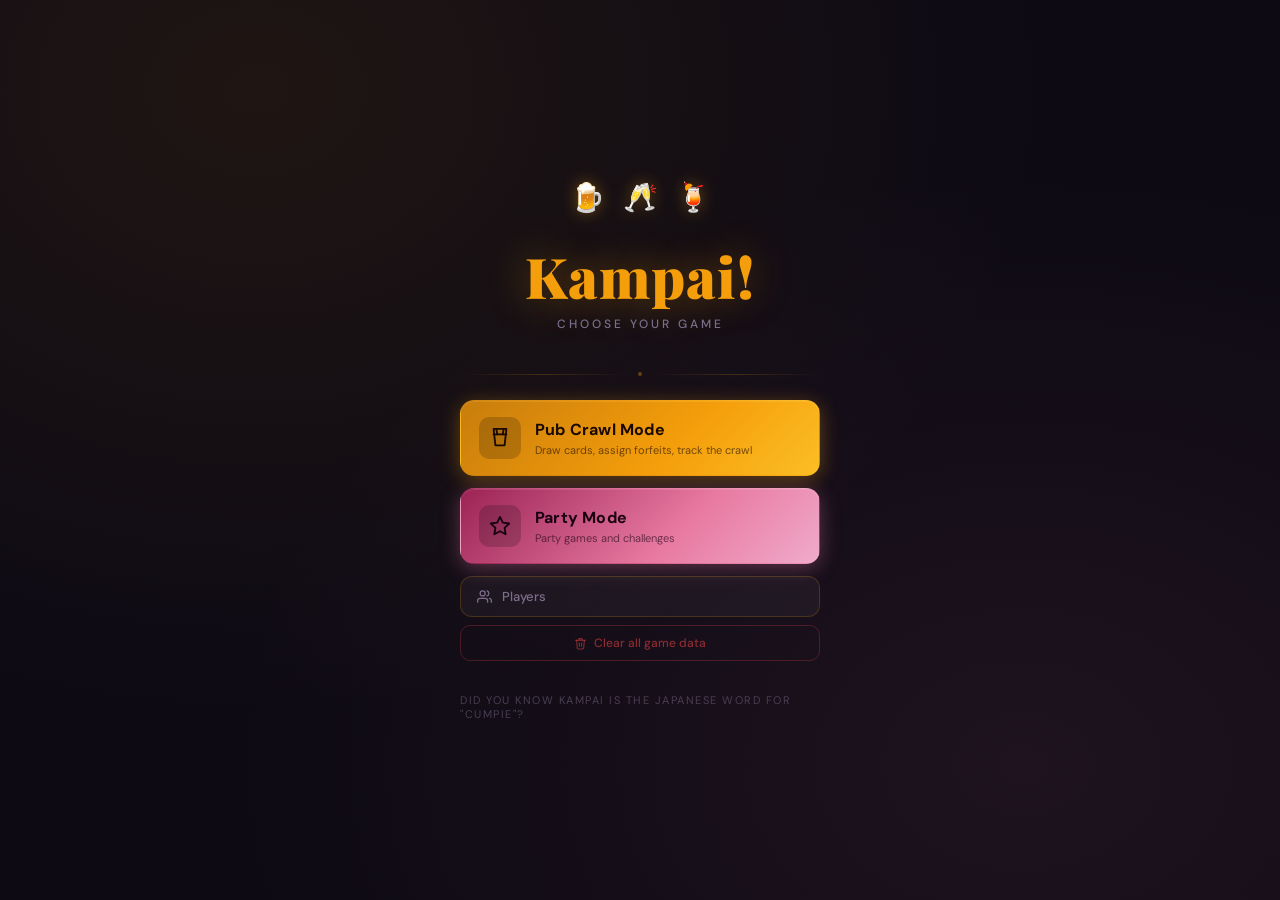
<file: index.html>
<!DOCTYPE html>
<html lang="en">
<head>
    <meta charset="UTF-8"/>
    <meta name="viewport" content="width=device-width, initial-scale=1.0, user-scalable=no"/>
    <title>Kampai!</title>
    <link rel="preconnect" href="https://fonts.googleapis.com">
    <link href="https://fonts.googleapis.com/css2?family=Playfair+Display:wght@700;900&family=DM+Sans:wght@400;500&display=swap" rel="stylesheet">
    <style>
        *, *::before, *::after { box-sizing: border-box; margin: 0; padding: 0; }

        :root {
            --bg: #0d0a14;
            --amber: #f59e0b;
            --amber-glow: rgba(245, 158, 11, 0.35);
            --amber-dim: #92400e;
            --pink: #e879a0;
            --pink-glow: rgba(232, 121, 160, 0.35);
            --text: #f0e6d3;
            --text-muted: #7c6e8a;
        }

        html, body { height: 100%; }

        body {
            background-color: var(--bg);
            background-image:
                radial-gradient(ellipse at 20% 10%, rgba(245, 158, 11, 0.08) 0%, transparent 55%),
                radial-gradient(ellipse at 80% 85%, rgba(232, 121, 160, 0.08) 0%, transparent 55%);
            font-family: 'DM Sans', sans-serif;
            color: var(--text);
            display: flex;
            flex-direction: column;
            align-items: center;
            justify-content: center;
            min-height: 100dvh;
            padding: 32px 20px;
            -webkit-tap-highlight-color: transparent;
            user-select: none;
        }

        .home {
            display: flex;
            flex-direction: column;
            align-items: center;
            width: 100%;
            max-width: 360px;
        }

        .drink-icons {
            display: flex;
            gap: 18px;
            margin-bottom: 32px;
            font-size: 28px;
            filter: drop-shadow(0 0 8px rgba(245, 158, 11, 0.4));
        }

        .home-title {
            font-family: 'Playfair Display', serif;
            font-size: 56px;
            font-weight: 900;
            color: var(--amber);
            text-align: center;
            line-height: 1;
            letter-spacing: 1px;
            text-shadow: 0 0 40px rgba(245, 158, 11, 0.4);
        }

        .home-subtitle {
            font-size: 12px;
            font-weight: 500;
            color: var(--text-muted);
            text-transform: uppercase;
            letter-spacing: 3px;
            margin-top: 12px;
            margin-bottom: 40px;
            text-align: center;
        }

        .divider {
            display: flex;
            align-items: center;
            gap: 12px;
            width: 100%;
            margin-bottom: 24px;
        }

        .divider-line {
            flex: 1;
            height: 1px;
            background: linear-gradient(90deg, transparent, rgba(245, 158, 11, 0.2), transparent);
        }

        .divider-dot {
            width: 4px;
            height: 4px;
            border-radius: 50%;
            background: rgba(245, 158, 11, 0.35);
        }

        .modes {
            display: flex;
            flex-direction: column;
            gap: 12px;
            width: 100%;
        }

        .mode-btn {
            width: 100%;
            padding: 16px 18px;
            border-radius: 14px;
            font-family: 'DM Sans', sans-serif;
            cursor: pointer;
            text-decoration: none;
            display: flex;
            align-items: center;
            gap: 14px;
            transition: transform 0.12s, box-shadow 0.15s, filter 0.15s;
            border: 1px solid transparent;
        }

        .mode-btn:active { transform: scale(0.97); }

        .mode-btn-pub {
            background: linear-gradient(135deg, #c87d0c 0%, #f59e0b 60%, #fbbf24 100%);
            color: #1a0900;
            box-shadow: 0 4px 20px var(--amber-glow), 0 1px 0 rgba(255,255,255,0.1) inset;
        }

        .mode-btn-pub:hover {
            filter: brightness(1.08);
            box-shadow: 0 6px 28px var(--amber-glow);
        }

        .mode-btn-party {
            background: linear-gradient(135deg, #9b2355 0%, #e879a0 60%, #f0abcb 100%);
            color: #1a0010;
            box-shadow: 0 4px 20px var(--pink-glow), 0 1px 0 rgba(255,255,255,0.1) inset;
        }

        .mode-btn-party:hover {
            filter: brightness(1.08);
            box-shadow: 0 6px 28px var(--pink-glow);
        }

        .mode-icon {
            width: 42px;
            height: 42px;
            flex-shrink: 0;
            display: flex;
            align-items: center;
            justify-content: center;
            background: rgba(0,0,0,0.18);
            border-radius: 10px;
        }

        .mode-info {
            display: flex;
            flex-direction: column;
            align-items: flex-start;
            gap: 3px;
        }

        .mode-title {
            font-size: 16px;
            font-weight: 700;
            letter-spacing: 0.2px;
        }

        .mode-desc {
            font-size: 11px;
            font-weight: 400;
            opacity: 0.6;
        }

        .footer-text {
            margin-top: 32px;
            font-size: 11px;
            color: var(--text-muted);
            letter-spacing: 1.5px;
            text-transform: uppercase;
            opacity: 0.5;
        }

        .players-btn {
            display: flex;
            align-items: center;
            gap: 10px;
            margin-top: 12px;
            padding: 11px 16px;
            width: 100%;
            background: rgba(255,255,255,0.04);
            border: 1px solid rgba(245, 158, 11, 0.2);
            border-radius: 12px;
            color: var(--text-muted);
            font-family: 'DM Sans', sans-serif;
            font-size: 13px;
            font-weight: 500;
            cursor: pointer;
            transition: background 0.15s, color 0.15s, border-color 0.15s;
            text-align: left;
        }
        .players-btn:hover { background: rgba(255,255,255,0.07); color: var(--text); border-color: rgba(245,158,11,0.35); }
        .players-btn-count {
            margin-left: auto;
            font-size: 12px;
            font-weight: 600;
            color: var(--amber);
            opacity: 0.8;
        }

        /* ── Player manager overlay ── */
        @keyframes plyrUp { from { transform: translateY(100%); } to { transform: translateY(0); } }

        .plyr-overlay {
            position: fixed; inset: 0;
            background: rgba(0,0,0,0.75);
            display: flex; align-items: flex-end; justify-content: center;
            z-index: 100;
        }
        .plyr-drawer {
            background: #100c1a;
            border: 1px solid rgba(245,158,11,0.2);
            border-bottom: none;
            border-radius: 16px 16px 0 0;
            width: 100%; max-width: 480px; max-height: 75vh;
            display: flex; flex-direction: column;
            animation: plyrUp 0.25s cubic-bezier(0.34,1.2,0.64,1);
        }
        .plyr-header {
            display: flex; align-items: center; justify-content: space-between;
            padding: 18px 20px 14px;
            border-bottom: 1px solid rgba(245,158,11,0.15);
            flex-shrink: 0;
        }
        .plyr-title { font-size: 18px; font-weight: 700; color: var(--amber); }
        .plyr-close {
            background: none; border: none; color: var(--text-muted); cursor: pointer;
            padding: 4px; display: flex; align-items: center; border-radius: 6px; transition: color 0.15s;
        }
        .plyr-close:hover { color: var(--amber); }
        .plyr-body { overflow-y: auto; padding: 14px 20px 24px; display: flex; flex-direction: column; gap: 6px; }
        .plyr-item {
            display: flex; align-items: center; gap: 8px;
            padding: 8px 10px;
            background: rgba(255,255,255,0.04);
            border: 1px solid rgba(245,158,11,0.12);
            border-radius: 8px;
        }
        .plyr-name { flex: 1; font-size: 14px; font-weight: 500; color: var(--text); }
        .plyr-rename-input {
            flex: 1; padding: 3px 8px;
            background: rgba(255,255,255,0.08);
            border: 1px solid rgba(245,158,11,0.4);
            border-radius: 6px;
            color: var(--text); font-family: 'DM Sans', sans-serif; font-size: 14px; outline: none; user-select: text;
        }
        .plyr-icon-btn {
            background: none; border: none; color: var(--text-muted); cursor: pointer;
            padding: 3px; display: flex; align-items: center; border-radius: 4px; transition: color 0.15s;
        }
        .plyr-icon-btn:hover { color: var(--amber); }
        .plyr-icon-btn--del:hover { color: #f87171; }
        .plyr-empty { font-size: 13px; color: var(--text-muted); padding: 4px 2px; }
        .plyr-add-row {
            display: flex; gap: 8px;
            margin-top: 8px; padding-top: 14px;
            border-top: 1px solid rgba(245,158,11,0.12);
        }
        .plyr-input {
            flex: 1; padding: 9px 12px;
            background: rgba(255,255,255,0.05);
            border: 1px solid rgba(245,158,11,0.2);
            border-radius: 8px;
            color: var(--text); font-family: 'DM Sans', sans-serif; font-size: 13px; outline: none; user-select: text;
        }
        .plyr-input::placeholder { color: var(--text-muted); }
        .plyr-input:focus { border-color: var(--amber); }
        .plyr-add-btn {
            padding: 9px 18px;
            background: var(--amber); border: none; border-radius: 8px;
            color: #1a0900; font-family: 'DM Sans', sans-serif; font-size: 13px; font-weight: 600;
            cursor: pointer; transition: filter 0.15s; white-space: nowrap;
        }
        .plyr-add-btn:hover { filter: brightness(1.1); }

        .clear-btn {
            display: flex;
            align-items: center;
            justify-content: center;
            gap: 7px;
            margin-top: 8px;
            padding: 9px 16px;
            width: 100%;
            background: transparent;
            border: 1px solid rgba(239, 68, 68, 0.25);
            border-radius: 10px;
            color: rgba(239, 68, 68, 0.55);
            font-family: 'DM Sans', sans-serif;
            font-size: 12px;
            font-weight: 500;
            cursor: pointer;
            transition: background 0.15s, color 0.15s, border-color 0.15s;
        }
        .clear-btn:hover { background: rgba(239,68,68,0.08); color: #f87171; border-color: rgba(239,68,68,0.45); }

        .clear-overlay {
            position: fixed; inset: 0;
            background: rgba(0,0,0,0.75);
            display: flex; align-items: flex-end; justify-content: center;
            z-index: 100;
        }
        .clear-box {
            background: #100c1a;
            border: 1px solid rgba(239,68,68,0.3);
            border-bottom: none;
            border-radius: 16px 16px 0 0;
            padding: 24px;
            width: 100%; max-width: 480px;
        }
        .clear-box-text { font-size: 16px; color: var(--text); margin-bottom: 20px; line-height: 1.5; }
        .clear-box-actions { display: flex; gap: 10px; }
        .clear-box-actions button { flex: 1; padding: 12px; border: none; border-radius: 8px; font-family: 'DM Sans', sans-serif; font-size: 14px; font-weight: 600; cursor: pointer; }
        .clear-box-confirm { background: #ef4444; color: white; }
        .clear-box-confirm:hover { background: #dc2626; }
        .clear-box-cancel { background: rgba(255,255,255,0.06); color: var(--text); border: 1px solid rgba(255,255,255,0.1) !important; }
        .clear-box-cancel:hover { background: rgba(255,255,255,0.1); }

        .hidden { display: none !important; }
    </style>
</head>
<body>
    <div class="home">

        <div class="drink-icons">
            <span>🍺</span>
            <span>🥂</span>
            <span>🍹</span>
        </div>

        <div class="home-title">Kampai!</div>
        <div class="home-subtitle">Choose your game</div>

        <div class="divider">
            <div class="divider-line"></div>
            <div class="divider-dot"></div>
            <div class="divider-line"></div>
        </div>

        <div class="modes">
            <a href="modes/pub-crawl/index.html" class="mode-btn mode-btn-pub">
                <div class="mode-icon">
                    <svg width="22" height="22" viewBox="0 0 24 24" fill="none" stroke="currentColor" stroke-width="2" stroke-linecap="round" stroke-linejoin="round">
                        <path d="M5 2h14l-2 18H7L5 2z"/>
                        <path d="M5 8h14"/>
                        <path d="M8 2l1 6M16 2l-1 6"/>
                    </svg>
                </div>
                <div class="mode-info">
                    <span class="mode-title">Pub Crawl Mode</span>
                    <span class="mode-desc">Draw cards, assign forfeits, track the crawl</span>
                </div>
            </a>

            <a href="modes/party/index.html" class="mode-btn mode-btn-party">
                <div class="mode-icon">
                    <svg width="22" height="22" viewBox="0 0 24 24" fill="none" stroke="currentColor" stroke-width="2" stroke-linecap="round" stroke-linejoin="round">
                        <path d="M12 2l3.09 6.26L22 9.27l-5 4.87 1.18 6.88L12 17.77l-6.18 3.25L7 14.14 2 9.27l6.91-1.01L12 2z"/>
                    </svg>
                </div>
                <div class="mode-info">
                    <span class="mode-title">Party Mode</span>
                    <span class="mode-desc">Party games and challenges</span>
                </div>
            </a>
        </div>

        <button class="players-btn" id="players-btn">
            <svg width="15" height="15" viewBox="0 0 24 24" fill="none" stroke="currentColor" stroke-width="2" stroke-linecap="round" stroke-linejoin="round">
                <path d="M17 21v-2a4 4 0 0 0-4-4H5a4 4 0 0 0-4 4v2"/>
                <circle cx="9" cy="7" r="4"/>
                <path d="M23 21v-2a4 4 0 0 0-3-3.87"/>
                <path d="M16 3.13a4 4 0 0 1 0 7.75"/>
            </svg>
            Players
            <span class="players-btn-count" id="players-count"></span>
        </button>

        <button class="clear-btn" id="clear-btn">
            <svg width="13" height="13" viewBox="0 0 24 24" fill="none" stroke="currentColor" stroke-width="2" stroke-linecap="round" stroke-linejoin="round">
                <polyline points="3 6 5 6 21 6"/><path d="M19 6l-1 14a2 2 0 0 1-2 2H8a2 2 0 0 1-2-2L5 6"/><path d="M10 11v6M14 11v6"/><path d="M9 6V4a1 1 0 0 1 1-1h4a1 1 0 0 1 1 1v2"/>
            </svg>
            Clear all game data
        </button>

        <div class="footer-text">Did you know Kampai is the Japanese word for "cumpie"?</div>

    </div>

    <div id="clear-overlay" class="clear-overlay hidden">
        <div class="clear-box">
            <p class="clear-box-text">Clear all game data? This resets deck progress, history, and any custom cards or rules across all packs. Your player list is kept.</p>
            <div class="clear-box-actions">
                <button class="clear-box-confirm" id="clear-confirm-yes">Clear All</button>
                <button class="clear-box-cancel" id="clear-confirm-no">Cancel</button>
            </div>
        </div>
    </div>

    <div id="plyr-overlay" class="plyr-overlay hidden">
        <div class="plyr-drawer">
            <div class="plyr-header">
                <span class="plyr-title">Players</span>
                <button class="plyr-close" id="plyr-close" aria-label="Close">
                    <svg width="18" height="18" viewBox="0 0 24 24" fill="none" stroke="currentColor" stroke-width="2.5" stroke-linecap="round"><line x1="18" y1="6" x2="6" y2="18"/><line x1="6" y1="6" x2="18" y2="18"/></svg>
                </button>
            </div>
            <div class="plyr-body" id="plyr-body"></div>
        </div>
    </div>

    <script>
        const KAMPAI_PLAYERS_KEY = 'kampai_players';

        function plyrLoad() {
            try { return JSON.parse(localStorage.getItem(KAMPAI_PLAYERS_KEY)) || []; } catch (e) { return []; }
        }
        function plyrSave(list) {
            localStorage.setItem(KAMPAI_PLAYERS_KEY, JSON.stringify(list));
        }
        function plyrUpdateBtn() {
            const n = plyrLoad().length;
            document.getElementById('players-count').textContent = n ? n + (n === 1 ? ' player' : ' players') : '';
        }

        function plyrOpen() {
            plyrRender();
            document.getElementById('plyr-overlay').classList.remove('hidden');
        }
        function plyrClose() {
            document.getElementById('plyr-overlay').classList.add('hidden');
            plyrUpdateBtn();
        }

        function plyrRender() {
            const body = document.getElementById('plyr-body');
            body.innerHTML = '';
            const list = plyrLoad();

            if (list.length === 0) {
                const e = document.createElement('div');
                e.className = 'plyr-empty';
                e.textContent = 'No players yet — add some below.';
                body.appendChild(e);
            } else {
                list.forEach((name, i) => {
                    const el = document.createElement('div');
                    el.className = 'plyr-item';
                    const nameSpan = document.createElement('span');
                    nameSpan.className = 'plyr-name';
                    nameSpan.textContent = name;
                    const editBtn = document.createElement('button');
                    editBtn.className = 'plyr-icon-btn';
                    editBtn.setAttribute('aria-label', 'Rename');
                    editBtn.innerHTML = '<svg width="13" height="13" viewBox="0 0 24 24" fill="none" stroke="currentColor" stroke-width="2.5" stroke-linecap="round" stroke-linejoin="round"><path d="M17 3a2.828 2.828 0 1 1 4 4L7.5 20.5 2 22l1.5-5.5L17 3z"/></svg>';
                    editBtn.addEventListener('click', () => plyrStartRename(i, el, nameSpan));
                    const delBtn = document.createElement('button');
                    delBtn.className = 'plyr-icon-btn plyr-icon-btn--del';
                    delBtn.setAttribute('aria-label', 'Remove');
                    delBtn.innerHTML = '<svg width="13" height="13" viewBox="0 0 24 24" fill="none" stroke="currentColor" stroke-width="2.5" stroke-linecap="round"><line x1="18" y1="6" x2="6" y2="18"/><line x1="6" y1="6" x2="18" y2="18"/></svg>';
                    delBtn.addEventListener('click', () => { const l = plyrLoad(); l.splice(i, 1); plyrSave(l); plyrRender(); });
                    el.appendChild(nameSpan); el.appendChild(editBtn); el.appendChild(delBtn);
                    body.appendChild(el);
                });
            }

            const row = document.createElement('div');
            row.className = 'plyr-add-row';
            const input = document.createElement('input');
            input.type = 'text'; input.className = 'plyr-input'; input.placeholder = 'New player name…'; input.maxLength = 50;
            const addBtn = document.createElement('button');
            addBtn.className = 'plyr-add-btn'; addBtn.textContent = 'Add';
            addBtn.addEventListener('click', () => {
                const name = input.value.trim(); if (!name) return;
                const l = plyrLoad();
                if (!l.includes(name)) { l.push(name); plyrSave(l); }
                input.value = ''; plyrRender();
            });
            input.addEventListener('keydown', e => { if (e.key === 'Enter') addBtn.click(); });
            row.appendChild(input); row.appendChild(addBtn);
            body.appendChild(row);
        }

        function plyrStartRename(index, el, nameSpan) {
            const list = plyrLoad();
            const oldName = list[index];
            const input = document.createElement('input');
            input.type = 'text'; input.value = oldName; input.className = 'plyr-rename-input';
            el.replaceChild(input, nameSpan);
            input.focus(); input.select();
            let done = false;
            const commit = () => {
                if (done) return; done = true;
                const newName = input.value.trim();
                if (newName && newName !== oldName) { list[index] = newName; plyrSave(list); }
                plyrRender();
            };
            input.addEventListener('blur', commit);
            input.addEventListener('keydown', e => {
                if (e.key === 'Enter') input.blur();
                if (e.key === 'Escape') { done = true; plyrRender(); }
            });
        }

        document.getElementById('clear-btn').addEventListener('click', () => {
            document.getElementById('clear-overlay').classList.remove('hidden');
        });
        document.getElementById('clear-confirm-no').addEventListener('click', () => {
            document.getElementById('clear-overlay').classList.add('hidden');
        });
        document.getElementById('clear-overlay').addEventListener('click', function(e) {
            if (e.target === this) this.classList.add('hidden');
        });
        document.getElementById('clear-confirm-yes').addEventListener('click', () => {
            const toRemove = [];
            for (let i = 0; i < localStorage.length; i++) {
                const key = localStorage.key(i);
                if (key.startsWith('pubCrawl_') || key.startsWith('party_')) toRemove.push(key);
            }
            toRemove.forEach(k => localStorage.removeItem(k));
            document.getElementById('clear-overlay').classList.add('hidden');
        });

        document.getElementById('players-btn').addEventListener('click', plyrOpen);
        document.getElementById('plyr-close').addEventListener('click', plyrClose);
        document.getElementById('plyr-overlay').addEventListener('click', function(e) { if (e.target === this) plyrClose(); });

        plyrUpdateBtn();
    </script>
</body>
</html>
</file>
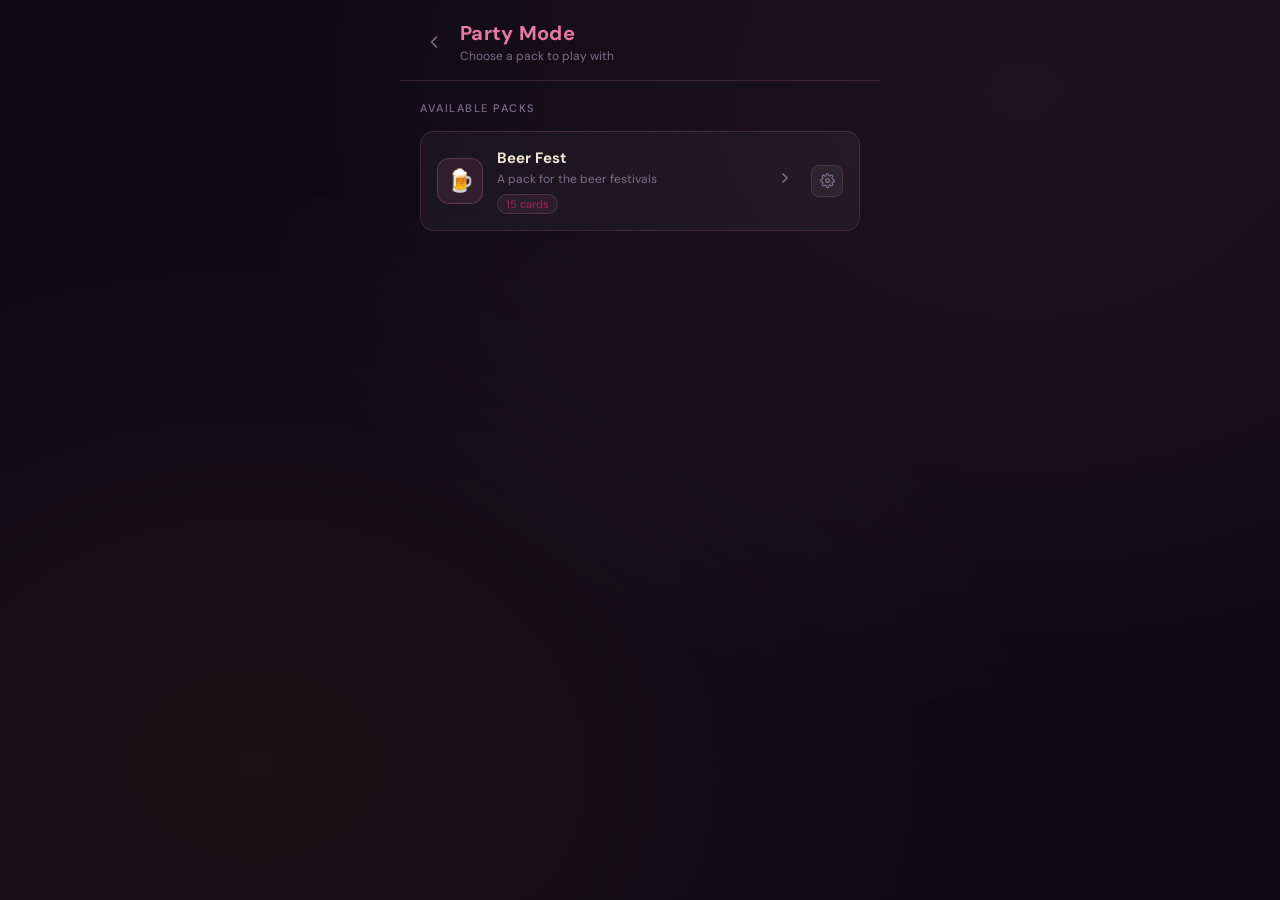
<file: modes/party/index.html>
<!DOCTYPE html>
<html lang="en">
<head>
    <meta charset="UTF-8"/>
    <meta name="viewport" content="width=device-width, initial-scale=1.0, user-scalable=no"/>
    <title>Party Mode — Choose a Pack</title>
    <link rel="preconnect" href="https://fonts.googleapis.com">
    <link href="https://fonts.googleapis.com/css2?family=Playfair+Display:wght@700;900&family=DM+Sans:wght@400;500&display=swap" rel="stylesheet">
    <style>
        *, *::before, *::after { box-sizing: border-box; margin: 0; padding: 0; }

        :root {
            --bg: #0d0a14;
            --pink: #e879a0;
            --pink-dim: #9b2355;
            --pink-glow: rgba(232, 121, 160, 0.3);
            --text: #f0e6d3;
            --text-muted: #7c6e8a;
            --border: rgba(232, 121, 160, 0.18);
            --card-bg: rgba(255, 255, 255, 0.04);
            --card-hover: rgba(255, 255, 255, 0.07);
            --pm-bg: #100c1a;
            --pm-accent: var(--pink);
            --pm-accent-dim: var(--pink-dim);
            --pm-border: var(--border);
            --pm-text: var(--text);
            --pm-text-muted: var(--text-muted);
        }

        html, body { height: 100%; }

        body {
            background-color: var(--bg);
            background-image:
                radial-gradient(ellipse at 80% 10%, rgba(232, 121, 160, 0.08) 0%, transparent 55%),
                radial-gradient(ellipse at 20% 85%, rgba(245, 158, 11, 0.05) 0%, transparent 55%);
            font-family: 'DM Sans', sans-serif;
            color: var(--text);
            display: flex;
            flex-direction: column;
            min-height: 100dvh;
            -webkit-tap-highlight-color: transparent;
            user-select: none;
        }

        .page {
            display: flex;
            flex-direction: column;
            max-width: 480px;
            width: 100%;
            margin: 0 auto;
            min-height: 100dvh;
        }

        /* ── Header ── */

        .pc-header {
            display: flex;
            align-items: center;
            gap: 12px;
            padding: 20px 20px 16px;
            border-bottom: 1px solid var(--border);
        }

        .back-btn {
            background: none;
            border: none;
            color: var(--text-muted);
            cursor: pointer;
            padding: 4px;
            display: flex;
            align-items: center;
            justify-content: center;
            border-radius: 8px;
            transition: color 0.15s, background 0.15s;
            flex-shrink: 0;
        }

        .back-btn:hover { color: var(--pink); background: rgba(232, 121, 160, 0.08); }

        .pc-header-titles { flex: 1; }

        .pc-header-title {
            font-size: 20px;
            font-weight: 700;
            color: var(--pink);
            letter-spacing: 0.3px;
        }

        .pc-header-sub {
            font-size: 12px;
            color: var(--text-muted);
            margin-top: 2px;
        }

        /* ── Pack list ── */

        .pack-list {
            flex: 1;
            padding: 20px;
            display: flex;
            flex-direction: column;
            gap: 12px;
        }

        .section-label {
            font-size: 11px;
            font-weight: 500;
            color: var(--text-muted);
            text-transform: uppercase;
            letter-spacing: 1.5px;
            margin-bottom: 4px;
        }

        .pack-card {
            display: flex;
            align-items: center;
            gap: 14px;
            padding: 16px;
            background: var(--card-bg);
            border: 1px solid var(--border);
            border-radius: 14px;
            cursor: pointer;
            transition: background 0.15s, border-color 0.15s, transform 0.1s;
        }

        .pack-card:hover {
            background: var(--card-hover);
            border-color: rgba(232, 121, 160, 0.35);
        }

        .pack-card:active { transform: scale(0.98); }

        .pack-card--active {
            border-color: rgba(232, 121, 160, 0.5);
            background: rgba(232, 121, 160, 0.06);
        }

        .pack-icon {
            width: 46px;
            height: 46px;
            flex-shrink: 0;
            display: flex;
            align-items: center;
            justify-content: center;
            background: rgba(232, 121, 160, 0.1);
            border: 1px solid rgba(232, 121, 160, 0.25);
            border-radius: 12px;
            font-size: 22px;
        }

        .pack-info { flex: 1; min-width: 0; }

        .pack-name {
            font-size: 15px;
            font-weight: 700;
            color: var(--text);
        }

        .pack-desc {
            font-size: 12px;
            color: var(--text-muted);
            margin-top: 3px;
            line-height: 1.4;
        }

        .pack-meta {
            display: flex;
            gap: 8px;
            margin-top: 6px;
            flex-wrap: wrap;
        }

        .pack-tag {
            font-size: 11px;
            font-weight: 500;
            color: var(--pink-dim);
            background: rgba(232, 121, 160, 0.08);
            border: 1px solid rgba(232, 121, 160, 0.2);
            border-radius: 20px;
            padding: 2px 8px;
        }

        .pack-arrow {
            color: var(--text-muted);
            flex-shrink: 0;
        }

        .active-badge {
            font-size: 10px;
            font-weight: 600;
            color: var(--pink);
            background: rgba(232, 121, 160, 0.12);
            border: 1px solid rgba(232, 121, 160, 0.3);
            border-radius: 20px;
            padding: 2px 8px;
            letter-spacing: 0.5px;
            text-transform: uppercase;
            flex-shrink: 0;
        }

        .empty-state {
            text-align: center;
            color: var(--text-muted);
            font-size: 14px;
            padding: 40px 20px;
        }

        .hidden { display: none !important; }
    </style>
</head>
<body>
    <div class="page">
        <header class="pc-header">
            <button class="back-btn" onclick="window.location.href='../../index.html'" aria-label="Back to home">
                <svg width="20" height="20" viewBox="0 0 24 24" fill="none" stroke="currentColor" stroke-width="2" stroke-linecap="round" stroke-linejoin="round">
                    <polyline points="15 18 9 12 15 6"/>
                </svg>
            </button>
            <div class="pc-header-titles">
                <div class="pc-header-title">Party Mode</div>
                <div class="pc-header-sub">Choose a pack to play with</div>
            </div>
        </header>

        <div class="pack-list" id="pack-list">
        </div>
    </div>

    <!-- Pack manager overlay -->
    <div id="pm-overlay" class="pm-overlay hidden">
        <div class="pm-drawer">
            <div class="pm-header">
                <div>
                    <div class="pm-title" id="pm-title"></div>
                    <div class="pm-subtitle">Pack settings</div>
                </div>
                <button class="pm-close" id="pm-close" aria-label="Close">
                    <svg width="18" height="18" viewBox="0 0 24 24" fill="none" stroke="currentColor" stroke-width="2.5" stroke-linecap="round"><line x1="18" y1="6" x2="6" y2="18"/><line x1="6" y1="6" x2="18" y2="18"/></svg>
                </button>
            </div>
            <div class="pm-tabs">
                <button class="pm-tab pm-tab--active" data-tab="cards">Cards</button>
                <button class="pm-tab" data-tab="rules">Rules</button>
            </div>
            <div class="pm-body" id="pm-body"></div>
        </div>
    </div>

    <link rel="stylesheet" href="../../packs/pack-manager.css"/>
    <script src="../../packs/party-packs.js"></script>
    <script src="pack-manager.js"></script>
    <script>
        function selectPack(packId) {
            localStorage.setItem('partyActivePack', packId);
            window.location.href = 'game.html';
        }

        function renderPacks() {
            const container = document.getElementById('pack-list');
            const activePack = localStorage.getItem('partyActivePack');

            if (!PARTY_PACKS || PARTY_PACKS.length === 0) {
                container.innerHTML = '<div class="empty-state">No packs available.</div>';
                return;
            }

            const label = document.createElement('div');
            label.className = 'section-label';
            label.textContent = 'Available packs';
            container.appendChild(label);

            PARTY_PACKS.forEach(pack => {
                const isActive = pack.id === activePack;
                const el = document.createElement('div');
                el.className = 'pack-card' + (isActive ? ' pack-card--active' : '');
                el.setAttribute('role', 'button');
                el.setAttribute('tabindex', '0');
                el.setAttribute('aria-label', `Select ${pack.name}`);

                const cardCount = pack.cards ? pack.cards.length : 0;
                const metaTags = cardCount > 0
                    ? `<span class="pack-tag">${cardCount} cards</span>`
                    : '<span class="pack-tag">Coming soon</span>';

                el.innerHTML = `
                    <div class="pack-icon">🍺</div>
                    <div class="pack-info">
                        <div class="pack-name">${pack.name}</div>
                        <div class="pack-desc">${pack.description || ''}</div>
                        <div class="pack-meta">${metaTags}</div>
                    </div>
                    ${isActive ? '<span class="active-badge">Active</span>' : '<div class="pack-arrow"><svg width="16" height="16" viewBox="0 0 24 24" fill="none" stroke="currentColor" stroke-width="2.5" stroke-linecap="round" stroke-linejoin="round"><polyline points="9 18 15 12 9 6"/></svg></div>'}
                `;

                el.appendChild(makeGearBtn(pack.id));
                el.addEventListener('click', () => selectPack(pack.id));
                el.addEventListener('keydown', e => {
                    if (e.key === 'Enter' || e.key === ' ') selectPack(pack.id);
                });

                container.appendChild(el);
            });
        }

        renderPacks();
    </script>
</body>
</html>
</file>
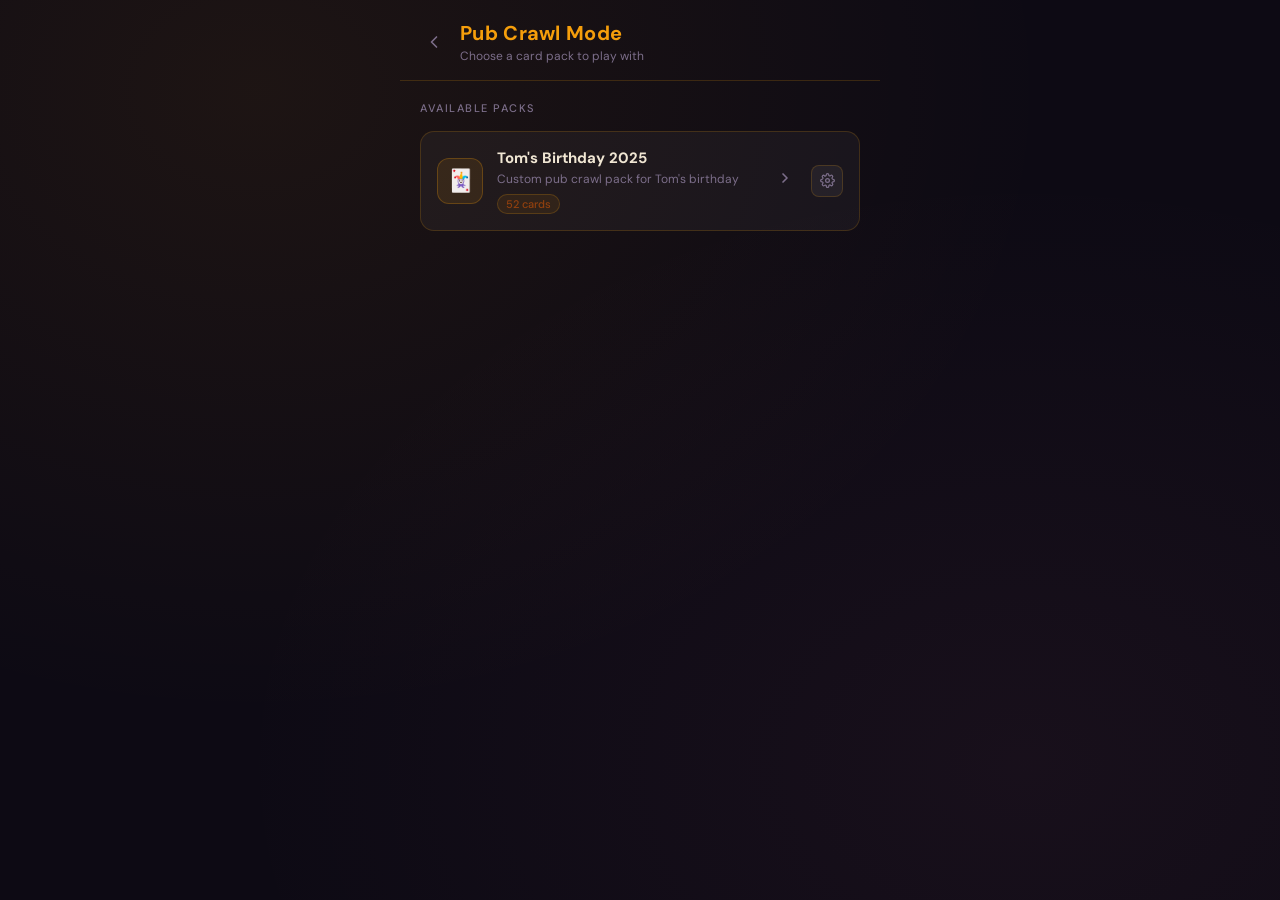
<file: modes/pub-crawl/index.html>
<!DOCTYPE html>
<html lang="en">
<head>
    <meta charset="UTF-8"/>
    <meta name="viewport" content="width=device-width, initial-scale=1.0, user-scalable=no"/>
    <title>Pub Crawl — Choose a Pack</title>
    <link rel="preconnect" href="https://fonts.googleapis.com">
    <link href="https://fonts.googleapis.com/css2?family=Playfair+Display:wght@700;900&family=DM+Sans:wght@400;500&display=swap" rel="stylesheet">
    <style>
        *, *::before, *::after { box-sizing: border-box; margin: 0; padding: 0; }

        :root {
            --bg: #0d0a14;
            --amber: #f59e0b;
            --amber-dim: #92400e;
            --amber-glow: rgba(245, 158, 11, 0.3);
            --text: #f0e6d3;
            --text-muted: #7c6e8a;
            --border: rgba(245, 158, 11, 0.18);
            --card-bg: rgba(255, 255, 255, 0.04);
            --card-hover: rgba(255, 255, 255, 0.07);
            --pm-bg: #100c1a;
            --pm-accent: var(--amber);
            --pm-accent-dim: var(--amber-dim);
            --pm-border: var(--border);
            --pm-text: var(--text);
            --pm-text-muted: var(--text-muted);
        }

        html, body { height: 100%; }

        body {
            background-color: var(--bg);
            background-image:
                radial-gradient(ellipse at 20% 10%, rgba(245, 158, 11, 0.07) 0%, transparent 55%),
                radial-gradient(ellipse at 80% 85%, rgba(232, 121, 160, 0.05) 0%, transparent 55%);
            font-family: 'DM Sans', sans-serif;
            color: var(--text);
            display: flex;
            flex-direction: column;
            min-height: 100dvh;
            -webkit-tap-highlight-color: transparent;
            user-select: none;
        }

        .page {
            display: flex;
            flex-direction: column;
            max-width: 480px;
            width: 100%;
            margin: 0 auto;
            min-height: 100dvh;
        }

        /* ── Header ── */

        .pc-header {
            display: flex;
            align-items: center;
            gap: 12px;
            padding: 20px 20px 16px;
            border-bottom: 1px solid var(--border);
        }

        .back-btn {
            background: none;
            border: none;
            color: var(--text-muted);
            cursor: pointer;
            padding: 4px;
            display: flex;
            align-items: center;
            justify-content: center;
            border-radius: 8px;
            transition: color 0.15s, background 0.15s;
            flex-shrink: 0;
        }

        .back-btn:hover { color: var(--amber); background: rgba(245, 158, 11, 0.08); }

        .pc-header-titles { flex: 1; }

        .pc-header-title {
            font-size: 20px;
            font-weight: 700;
            color: var(--amber);
            letter-spacing: 0.3px;
        }

        .pc-header-sub {
            font-size: 12px;
            color: var(--text-muted);
            margin-top: 2px;
        }

        /* ── Pack list ── */

        .pack-list {
            flex: 1;
            padding: 20px;
            display: flex;
            flex-direction: column;
            gap: 12px;
        }

        .section-label {
            font-size: 11px;
            font-weight: 500;
            color: var(--text-muted);
            text-transform: uppercase;
            letter-spacing: 1.5px;
            margin-bottom: 4px;
        }

        .pack-card {
            display: flex;
            align-items: center;
            gap: 14px;
            padding: 16px;
            background: var(--card-bg);
            border: 1px solid var(--border);
            border-radius: 14px;
            cursor: pointer;
            text-decoration: none;
            color: inherit;
            transition: background 0.15s, border-color 0.15s, transform 0.1s;
        }

        .pack-card:hover {
            background: var(--card-hover);
            border-color: rgba(245, 158, 11, 0.35);
        }

        .pack-card:active { transform: scale(0.98); }

        .pack-card--active {
            border-color: rgba(245, 158, 11, 0.5);
            background: rgba(245, 158, 11, 0.06);
        }

        .pack-icon {
            width: 46px;
            height: 46px;
            flex-shrink: 0;
            display: flex;
            align-items: center;
            justify-content: center;
            background: rgba(245, 158, 11, 0.1);
            border: 1px solid rgba(245, 158, 11, 0.25);
            border-radius: 12px;
            font-size: 22px;
        }

        .pack-info { flex: 1; min-width: 0; }

        .pack-name {
            font-size: 15px;
            font-weight: 700;
            color: var(--text);
        }

        .pack-desc {
            font-size: 12px;
            color: var(--text-muted);
            margin-top: 3px;
            line-height: 1.4;
        }

        .pack-meta {
            display: flex;
            gap: 8px;
            margin-top: 6px;
            flex-wrap: wrap;
        }

        .pack-tag {
            font-size: 11px;
            font-weight: 500;
            color: var(--amber-dim);
            background: rgba(245, 158, 11, 0.08);
            border: 1px solid rgba(245, 158, 11, 0.2);
            border-radius: 20px;
            padding: 2px 8px;
        }

        .pack-arrow {
            color: var(--text-muted);
            flex-shrink: 0;
        }

        .active-badge {
            font-size: 10px;
            font-weight: 600;
            color: var(--amber);
            background: rgba(245, 158, 11, 0.12);
            border: 1px solid rgba(245, 158, 11, 0.3);
            border-radius: 20px;
            padding: 2px 8px;
            letter-spacing: 0.5px;
            text-transform: uppercase;
            flex-shrink: 0;
        }

        .empty-state {
            text-align: center;
            color: var(--text-muted);
            font-size: 14px;
            padding: 40px 20px;
        }

        .hidden { display: none !important; }
    </style>
</head>
<body>
    <div class="page">
        <header class="pc-header">
            <button class="back-btn" onclick="window.location.href='../../index.html'" aria-label="Back to home">
                <svg width="20" height="20" viewBox="0 0 24 24" fill="none" stroke="currentColor" stroke-width="2" stroke-linecap="round" stroke-linejoin="round">
                    <polyline points="15 18 9 12 15 6"/>
                </svg>
            </button>
            <div class="pc-header-titles">
                <div class="pc-header-title">Pub Crawl Mode</div>
                <div class="pc-header-sub">Choose a card pack to play with</div>
            </div>
        </header>

        <div class="pack-list" id="pack-list">
        </div>
    </div>

    <!-- Pack manager overlay -->
    <div id="pm-overlay" class="pm-overlay hidden">
        <div class="pm-drawer">
            <div class="pm-header">
                <div>
                    <div class="pm-title" id="pm-title"></div>
                    <div class="pm-subtitle">Pack settings</div>
                </div>
                <button class="pm-close" id="pm-close" aria-label="Close">
                    <svg width="18" height="18" viewBox="0 0 24 24" fill="none" stroke="currentColor" stroke-width="2.5" stroke-linecap="round"><line x1="18" y1="6" x2="6" y2="18"/><line x1="6" y1="6" x2="18" y2="18"/></svg>
                </button>
            </div>
            <div class="pm-tabs">
                <button class="pm-tab pm-tab--active" data-tab="cards">Cards</button>
                <button class="pm-tab" data-tab="rules">Rules</button>
            </div>
            <div class="pm-body" id="pm-body"></div>
        </div>
    </div>

    <link rel="stylesheet" href="../../packs/pack-manager.css"/>
    <script src="../../packs/packs.js"></script>
    <script src="pack-manager.js"></script>
    <script>
        function selectPack(packId) {
            localStorage.setItem('pubCrawlActivePack', packId);
            window.location.href = 'game.html';
        }

        function renderPacks() {
            const container = document.getElementById('pack-list');
            const activePack = localStorage.getItem('pubCrawlActivePack');

            if (!PACKS || PACKS.length === 0) {
                container.innerHTML = '<div class="empty-state">No card packs available.</div>';
                return;
            }

            const label = document.createElement('div');
            label.className = 'section-label';
            label.textContent = 'Available packs';
            container.appendChild(label);

            PACKS.forEach(pack => {
                const isActive = pack.id === activePack;
                const el = document.createElement('div');
                el.className = 'pack-card' + (isActive ? ' pack-card--active' : '');
                el.setAttribute('role', 'button');
                el.setAttribute('tabindex', '0');
                el.setAttribute('aria-label', `Select ${pack.name}`);

                const cardCount = pack.cards ? pack.cards.length : 0;

                el.innerHTML = `
                    <div class="pack-icon">🃏</div>
                    <div class="pack-info">
                        <div class="pack-name">${pack.name}</div>
                        <div class="pack-desc">${pack.description || ''}</div>
                        <div class="pack-meta">
                            <span class="pack-tag">${cardCount} cards</span>
                        </div>
                    </div>
                    ${isActive ? '<span class="active-badge">Active</span>' : '<div class="pack-arrow"><svg width="16" height="16" viewBox="0 0 24 24" fill="none" stroke="currentColor" stroke-width="2.5" stroke-linecap="round" stroke-linejoin="round"><polyline points="9 18 15 12 9 6"/></svg></div>'}
                `;

                el.appendChild(makeGearBtn(pack.id));
                el.addEventListener('click', () => selectPack(pack.id));
                el.addEventListener('keydown', e => {
                    if (e.key === 'Enter' || e.key === ' ') selectPack(pack.id);
                });

                container.appendChild(el);
            });
        }

        renderPacks();
    </script>
</body>
</html>
</file>
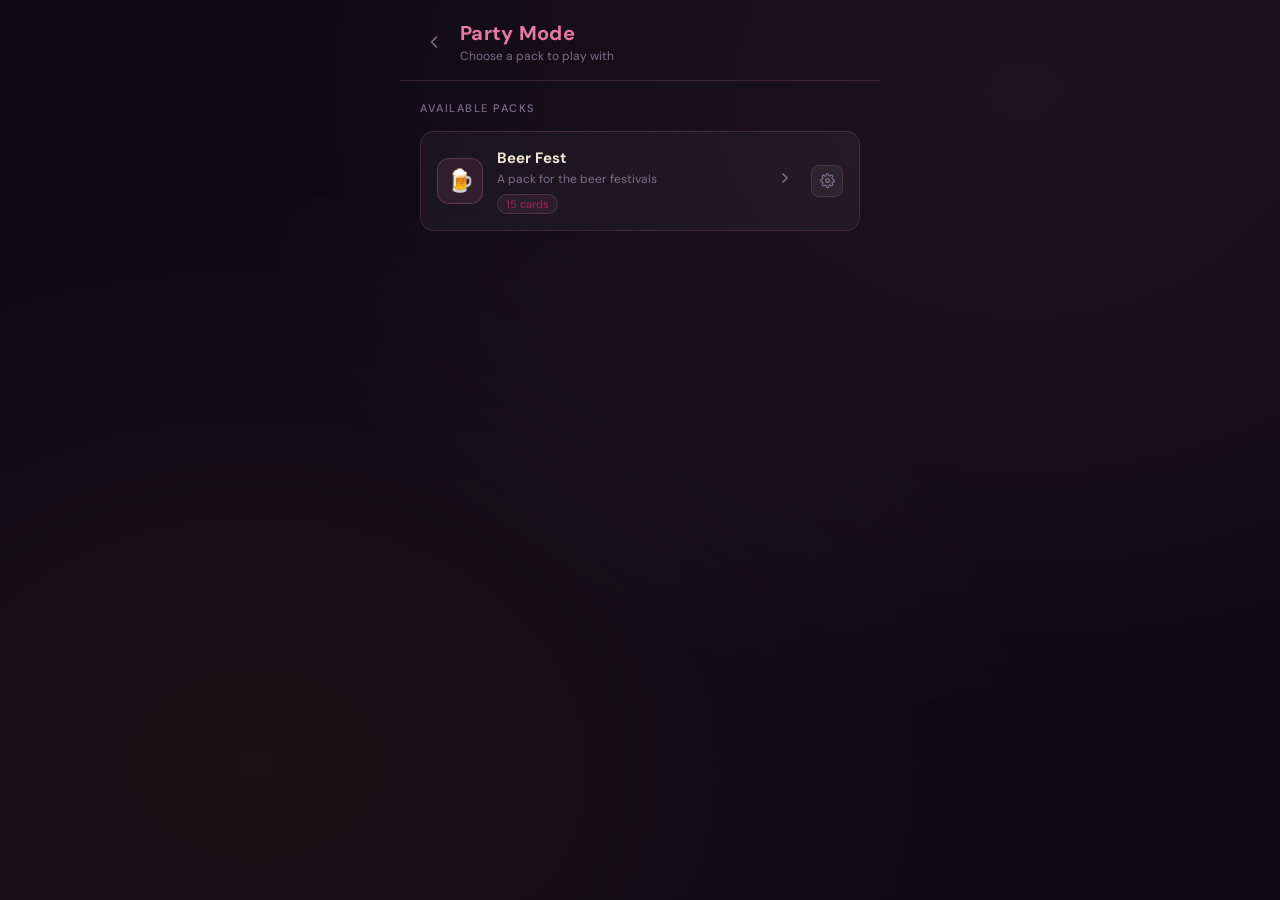
<file: modes/party/game.html>
<!DOCTYPE html>
<html lang="en">
<head>
    <meta charset="UTF-8"/>
    <meta name="viewport" content="width=device-width, initial-scale=1.0, user-scalable=no"/>
    <title>Party Mode</title>
    <link rel="preconnect" href="https://fonts.googleapis.com">
    <link href="https://fonts.googleapis.com/css2?family=Playfair+Display:wght@700;900&family=DM+Sans:wght@400;500&display=swap" rel="stylesheet">
    <link rel="stylesheet" href="site.css"/>
</head>
<body>
    <div class="app">

        <header class="header">
            <div class="header-left">
                <button id="home-btn" class="icon-btn" aria-label="Go home">
                    <svg width="18" height="18" viewBox="0 0 24 24" fill="none" stroke="currentColor" stroke-width="2" stroke-linecap="round" stroke-linejoin="round"><path d="M3 9.5L12 3l9 6.5V20a1 1 0 0 1-1 1H5a1 1 0 0 1-1-1V9.5z"/><polyline points="9 21 9 12 15 12 15 21"/></svg>
                </button>
            </div>
            <div>
                <div class="header-title" id="game-header-title">Party Mode</div>
            </div>
            <div class="header-right">
                <button id="history-btn" class="icon-btn hidden" aria-label="Card history">
                    <svg width="20" height="20" viewBox="0 0 24 24" fill="none" stroke="currentColor" stroke-width="2" stroke-linecap="round" stroke-linejoin="round"><rect x="3" y="3" width="18" height="4" rx="1"/><rect x="3" y="10" width="18" height="4" rx="1"/><rect x="3" y="17" width="12" height="4" rx="1"/></svg>
                </button>
                <div class="deck-counter">
                    <span class="deck-fraction"><span id="remainingCards">??</span><span class="deck-total" id="totalCards"></span></span>
                    <span class="deck-label">cards left</span>
                </div>
            </div>
        </header>

        <div id="timer-tray" class="timer-tray hidden">
            <div class="timer-tray-label">Active timers</div>
            <div id="timer-tray-list" class="timer-tray-list"></div>
        </div>

        <main class="main">

            <div id="rules-panel" class="panel rules-panel">
                <h2 class="rules-heading">The Rules</h2>
                <p class="rules-subheading">Draw a card if you:</p>
                <ol id="rules-list-1" class="rules-list"></ol>
                <p id="rules-subheading-2" class="rules-subheading">Make someone else draw if you:</p>
                <ol id="rules-list-2" class="rules-list"></ol>
                <div class="rules-admin">
<button id="reset" class="admin-btn admin-btn-reset" aria-label="Reset deck">
                        <svg width="22" height="22" viewBox="0 0 24 24" fill="none" stroke="currentColor" stroke-width="2" stroke-linecap="round" stroke-linejoin="round">
                            <polyline points="1 4 1 10 7 10"/>
                            <path d="M3.51 15a9 9 0 1 0 .49-4.95"/>
                        </svg>
                    </button>
                </div>
            </div>

            <div id="card-panel" class="panel card-panel hidden">
                <div class="card-flip-scene">
                <div class="card-flipper" id="card-flipper">

                <div class="card-face card-face--back" aria-hidden="true"></div>

                <div class="card-face card-face--front">
                <div class="card-inner">
                    <div class="card-pip card-pip-tl">
                        <span class="pip-num" id="pip-tl-num"></span>
                        <span class="pip-suit" id="pip-tl-suit"></span>
                    </div>
                    <div class="card-pip card-pip-br" aria-hidden="true">
                        <span class="pip-num" id="pip-br-num"></span>
                        <span class="pip-suit" id="pip-br-suit"></span>
                    </div>

                    <div id="card-ai-badge" class="card-ai-badge hidden">✦ AI Generated</div>
                    <div class="card-title" id="CardTitle"></div>
                    <div class="card-divider"></div>
                    <div class="card-text" id="CardText"></div>

                    <div id="name-picker" class="name-picker hidden">
                        <div class="name-picker-label">Who drew this?</div>
                        <div id="name-picker-btns" class="name-picker-btns"></div>
                    </div>

                    <div id="card-assignee" class="card-assignee hidden"></div>

                    <div id="card-timer" class="card-timer hidden">
                        <button id="card-timer-start" class="card-timer-btn">
                            <svg width="12" height="12" viewBox="0 0 24 24" fill="currentColor" aria-hidden="true"><polygon points="5,3 19,12 5,21"/></svg>
                            Start 15s timer
                        </button>
                        <div id="card-timer-display" class="card-timer-display hidden">
                            <div class="card-timer-ring" id="card-timer-ring">
                                <svg viewBox="0 0 36 36" class="ring-svg">
                                    <circle class="ring-bg" cx="18" cy="18" r="15.9"/>
                                    <circle id="ring-progress" class="ring-progress" cx="18" cy="18" r="15.9"/>
                                </svg>
                                <span id="card-timer-count" class="ring-count">15</span>
                            </div>
                        </div>
                    </div>

                    <div id="long-timer-wrap" class="long-timer-wrap hidden">
                        <button id="long-timer-start" class="long-timer-btn">
                            <svg width="12" height="12" viewBox="0 0 24 24" fill="currentColor" aria-hidden="true"><polygon points="5,3 19,12 5,21"/></svg>
                            <span id="long-timer-label">Start timer</span>
                        </button>
                    </div>

                    <div class="card-suits-row">★ ♥ ★ ♥</div>
                </div><!-- card-inner -->
                </div><!-- card-face--front -->

                </div><!-- card-flipper -->
                </div><!-- card-flip-scene -->
            </div>

        </main>

        <footer class="footer">
            <button id="draw" class="btn btn-draw">Draw Card</button>
            <div class="btn-row">
                <button id="rules-toggle" class="btn btn-secondary hidden">Show Rules</button>
                <button id="back-to-card" class="btn btn-secondary hidden">Back to Card</button>
            </div>
        </footer>

    </div>

    <!-- History -->
    <div id="history-overlay" class="overlay hidden">
        <div class="history-drawer">
            <div class="history-header">
                <span class="history-title">Cards Drawn</span>
                <button id="history-close" class="icon-btn" aria-label="Close">
                    <svg width="18" height="18" viewBox="0 0 24 24" fill="none" stroke="currentColor" stroke-width="2.5" stroke-linecap="round"><line x1="18" y1="6" x2="6" y2="18"/><line x1="6" y1="6" x2="18" y2="18"/></svg>
                </button>
            </div>
            <div id="history-list" class="history-list"></div>
        </div>
    </div>

    <!-- Reset confirm -->
    <div id="confirm-overlay" class="overlay hidden">
        <div class="confirm-box">
            <p class="confirm-text">Reset the deck? This puts all cards back in and clears history.</p>
            <div class="confirm-actions">
                <button id="confirm-yes" class="btn btn-danger-solid">Reset</button>
                <button id="confirm-no" class="btn btn-secondary">Cancel</button>
            </div>
        </div>
    </div>

    <!-- Home confirm -->
    <div id="home-confirm-overlay" class="overlay hidden">
        <div class="confirm-box">
            <p class="confirm-text">Exit the game? Your deck and history will be saved, but active timers will be lost.</p>
            <div class="confirm-actions">
                <button id="home-confirm-yes" class="btn btn-danger-solid">Exit</button>
                <button id="home-confirm-no" class="btn btn-secondary">Cancel</button>
            </div>
        </div>
    </div>

    <script src="../../packs/party-packs.js"></script>
    <script src="site.js"></script>
    <script>
        document.getElementById('home-btn').addEventListener('click', function () {
            document.getElementById('home-confirm-overlay').classList.remove('hidden');
        });
        document.getElementById('home-confirm-no').addEventListener('click', function () {
            document.getElementById('home-confirm-overlay').classList.add('hidden');
        });
        document.getElementById('home-confirm-yes').addEventListener('click', function () {
            window.location.href = '../../index.html';
        });
        document.getElementById('home-confirm-overlay').addEventListener('click', function (e) {
            if (e.target === this) this.classList.add('hidden');
        });
    </script>
</body>
</html>
</file>
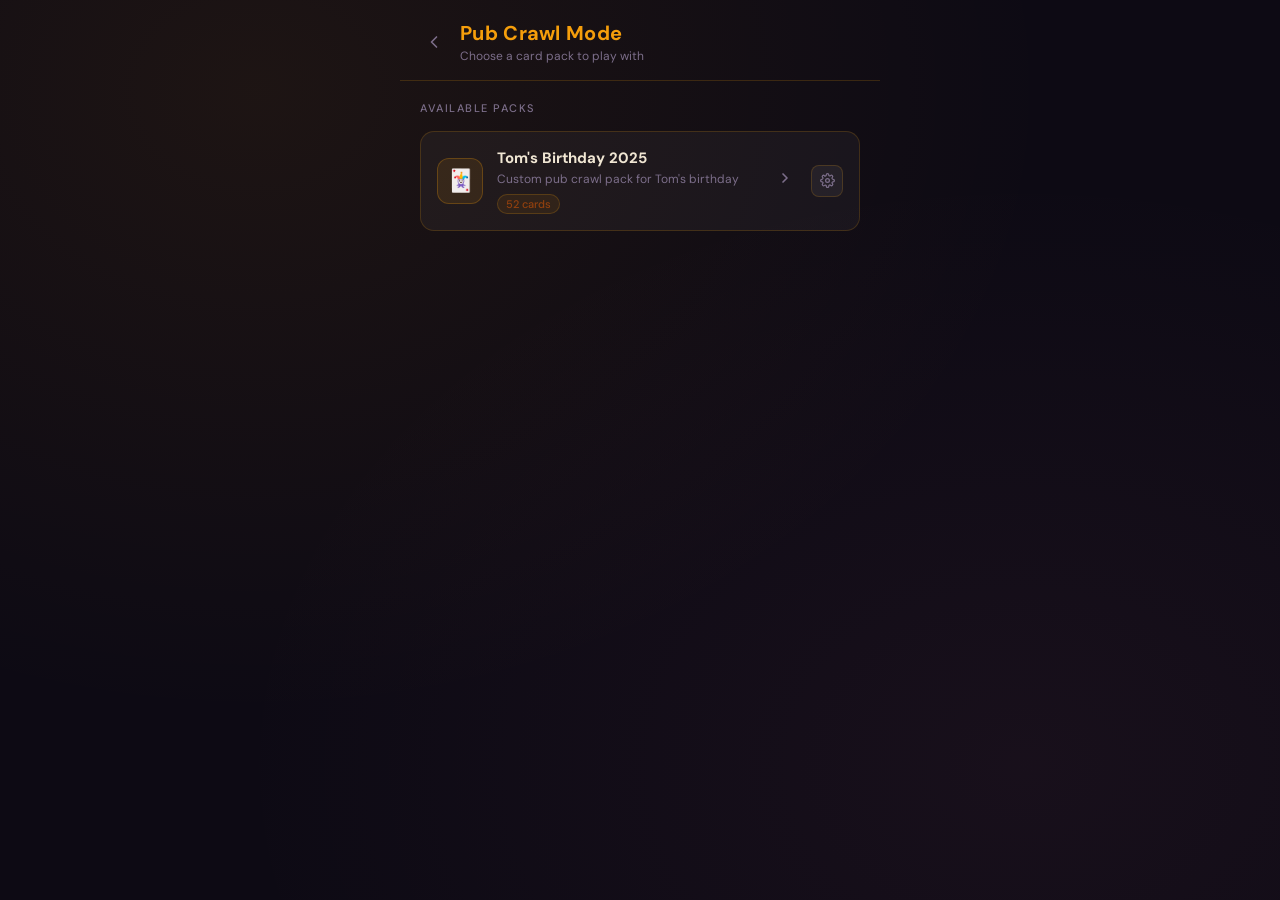
<file: modes/pub-crawl/game.html>
<!DOCTYPE html>
<html lang="en">
<head>
    <meta charset="UTF-8"/>
    <meta name="viewport" content="width=device-width, initial-scale=1.0, user-scalable=no"/>
    <title>Pub Crawl</title>
    <link rel="preconnect" href="https://fonts.googleapis.com">
    <link href="https://fonts.googleapis.com/css2?family=Playfair+Display:wght@700;900&family=DM+Sans:wght@400;500&display=swap" rel="stylesheet">
    <link rel="stylesheet" href="site.css"/>
</head>
<body>
    <div class="app">

        <header class="header">
            <div class="header-left">
                <button id="home-btn" class="icon-btn" aria-label="Go home">
                    <svg width="18" height="18" viewBox="0 0 24 24" fill="none" stroke="currentColor" stroke-width="2" stroke-linecap="round" stroke-linejoin="round"><path d="M3 9.5L12 3l9 6.5V20a1 1 0 0 1-1 1H5a1 1 0 0 1-1-1V9.5z"/><polyline points="9 21 9 12 15 12 15 21"/></svg>
                </button>
            </div>
            <div>
                <div class="header-title" id="game-header-title">Pub Crawl</div>
                <div class="pub-counter">Pub <span id="pubNumber">1</span></div>
            </div>
            <div class="header-right">
                <button id="history-btn" class="icon-btn hidden" aria-label="Card history">
                    <svg width="20" height="20" viewBox="0 0 24 24" fill="none" stroke="currentColor" stroke-width="2" stroke-linecap="round" stroke-linejoin="round"><rect x="3" y="3" width="18" height="4" rx="1"/><rect x="3" y="10" width="18" height="4" rx="1"/><rect x="3" y="17" width="12" height="4" rx="1"/></svg>
                </button>
                <div class="deck-counter">
                    <span class="deck-fraction"><span id="remainingCards">??</span><span class="deck-total" id="totalCards"></span></span>
                    <span class="deck-label">cards left</span>
                </div>
            </div>
        </header>

        <div id="timer-tray" class="timer-tray hidden">
            <div class="timer-tray-label">Active timers</div>
            <div id="timer-tray-list" class="timer-tray-list"></div>
        </div>

        <main class="main">

            <div id="rules-panel" class="panel rules-panel">
                <h2 class="rules-heading">The Rules</h2>

                <div class="perma-rules" id="perma-rules-list"></div>

                <p class="rules-subheading">Draw a card if you:</p>
                <ol id="rules-list-1" class="rules-list">
                </ol>
                <p id="rules-subheading-2" class="rules-subheading">Make someone else draw if you:</p>
                <ol id="rules-list-2" class="rules-list">
                </ol>
                <div class="rules-admin">
                    <button id="next-pub" class="admin-btn admin-btn-pub" aria-label="Next pub">
                        <svg width="22" height="22" viewBox="0 0 24 24" fill="none" stroke="currentColor" stroke-width="2" stroke-linecap="round" stroke-linejoin="round">
                            <path d="M5 2h14l-2 18H7L5 2z"/>
                            <path d="M5 8h14"/>
                            <path d="M8 2l1 6M16 2l-1 6"/>
                        </svg>
                    </button>
<button id="reset" class="admin-btn admin-btn-reset" aria-label="Reset deck">
                        <svg width="22" height="22" viewBox="0 0 24 24" fill="none" stroke="currentColor" stroke-width="2" stroke-linecap="round" stroke-linejoin="round">
                            <polyline points="1 4 1 10 7 10"/>
                            <path d="M3.51 15a9 9 0 1 0 .49-4.95"/>
                        </svg>
                    </button>
                </div>
            </div>

            <div id="card-panel" class="panel card-panel hidden">
                <div class="card-flip-scene">
                <div class="card-flipper" id="card-flipper">

                <div class="card-face card-face--back" aria-hidden="true">
                    <img src="tom-face.png" class="card-back-photo" alt="">
                </div>

                <div class="card-face card-face--front">
                <div class="card-inner">
                    <div class="card-pip card-pip-tl">
                        <span class="pip-num" id="pip-tl-num"></span>
                        <span class="pip-suit" id="pip-tl-suit"></span>
                    </div>
                    <div class="card-pip card-pip-br" aria-hidden="true">
                        <span class="pip-num" id="pip-br-num"></span>
                        <span class="pip-suit" id="pip-br-suit"></span>
                    </div>

                    <div id="card-ai-badge" class="card-ai-badge hidden">✦ AI Generated</div>
                    <div class="card-title" id="CardTitle"></div>
                    <div class="card-divider"></div>
                    <div class="card-text" id="CardText"></div>

                    <div id="name-picker" class="name-picker hidden">
                        <div class="name-picker-label">Who drew this?</div>
                        <div id="name-picker-btns" class="name-picker-btns"></div>
                    </div>

                    <div id="card-assignee" class="card-assignee hidden"></div>

                    <div id="card-timer" class="card-timer hidden">
                        <button id="card-timer-start" class="card-timer-btn">
                            <svg width="12" height="12" viewBox="0 0 24 24" fill="currentColor" aria-hidden="true"><polygon points="5,3 19,12 5,21"/></svg>
                            Start 15s timer
                        </button>
                        <div id="card-timer-display" class="card-timer-display hidden">
                            <div class="card-timer-ring" id="card-timer-ring">
                                <svg viewBox="0 0 36 36" class="ring-svg">
                                    <circle class="ring-bg" cx="18" cy="18" r="15.9"/>
                                    <circle id="ring-progress" class="ring-progress" cx="18" cy="18" r="15.9"/>
                                </svg>
                                <span id="card-timer-count" class="ring-count">15</span>
                            </div>
                        </div>
                    </div>

                    <div id="long-timer-wrap" class="long-timer-wrap hidden">
                        <button id="long-timer-start" class="long-timer-btn">
                            <svg width="12" height="12" viewBox="0 0 24 24" fill="currentColor" aria-hidden="true"><polygon points="5,3 19,12 5,21"/></svg>
                            <span id="long-timer-label">Start timer</span>
                        </button>
                    </div>

                    <div class="card-suits-row">♠ ♥ ♣ ♦</div>
                </div><!-- card-inner -->
                </div><!-- card-face--front -->

                </div><!-- card-flipper -->
                </div><!-- card-flip-scene -->
            </div>

        </main>

        <footer class="footer">
            <button id="draw" class="btn btn-draw">Draw Card</button>
            <div class="btn-row">
                <button id="rules-toggle" class="btn btn-secondary hidden">Show Rules</button>
                <button id="back-to-card" class="btn btn-secondary hidden">Back to Card</button>
            </div>
        </footer>

    </div>

    <div id="history-overlay" class="overlay hidden">
        <div class="history-drawer">
            <div class="history-header">
                <span class="history-title">Cards Drawn</span>
                <button id="history-close" class="icon-btn" aria-label="Close">
                    <svg width="18" height="18" viewBox="0 0 24 24" fill="none" stroke="currentColor" stroke-width="2.5" stroke-linecap="round"><line x1="18" y1="6" x2="6" y2="18"/><line x1="6" y1="6" x2="18" y2="18"/></svg>
                </button>
            </div>
            <div id="history-list" class="history-list"></div>
        </div>
    </div>

    <div id="confirm-overlay" class="overlay hidden">
        <div class="confirm-box">
            <p class="confirm-text">Reset the deck? This puts all cards back in and clears history.</p>
            <div class="confirm-actions">
                <button id="confirm-yes" class="btn btn-danger-solid">Reset</button>
                <button id="confirm-no" class="btn btn-secondary">Cancel</button>
            </div>
        </div>
    </div>



    <div id="pub-confirm-overlay" class="overlay hidden">
        <div class="confirm-box">
            <p class="confirm-text">Move to the next pub? This reveals the next set of rules.</p>
            <div class="confirm-actions">
                <button id="pub-confirm-yes" class="btn btn-danger-solid">Next Pub</button>
                <button id="pub-confirm-no" class="btn btn-secondary">Cancel</button>
            </div>
        </div>
    </div>

    <div id="home-confirm-overlay" class="overlay hidden">
        <div class="confirm-box">
            <p class="confirm-text">Exit the game? Your deck and history will be saved, but active timers will be lost.</p>
            <div class="confirm-actions">
                <button id="home-confirm-yes" class="btn btn-danger-solid">Exit</button>
                <button id="home-confirm-no" class="btn btn-secondary">Cancel</button>
            </div>
        </div>
    </div>

    <script src="../../packs/packs.js"></script>
    <script src="site.js"></script>
    <script>
        document.getElementById('home-btn').addEventListener('click', function () {
            document.getElementById('home-confirm-overlay').classList.remove('hidden');
        });
        document.getElementById('home-confirm-no').addEventListener('click', function () {
            document.getElementById('home-confirm-overlay').classList.add('hidden');
        });
        document.getElementById('home-confirm-yes').addEventListener('click', function () {
            window.location.href = '../../index.html';
        });
        document.getElementById('home-confirm-overlay').addEventListener('click', function (e) {
            if (e.target === this) this.classList.add('hidden');
        });
    </script>
</body>
</html>
</file>
<file: packs/pack-manager.css>
/* ── Pack manager overlay ─────────────────────────────────────────────────────
   Requires --pm-bg, --pm-accent, --pm-accent-dim, --pm-border,
            --pm-text, --pm-text-muted defined by the host page.         */

.pm-overlay {
    position: fixed;
    inset: 0;
    background: rgba(0,0,0,0.75);
    display: flex;
    align-items: flex-end;
    justify-content: center;
    z-index: 200;
}

@keyframes pmSlideUp {
    from { transform: translateY(100%); }
    to   { transform: translateY(0); }
}

.pm-drawer {
    background: var(--pm-bg, #0d0a14);
    border: 1px solid var(--pm-border, rgba(255,255,255,0.15));
    border-bottom: none;
    border-radius: 16px 16px 0 0;
    width: 100%;
    max-width: 480px;
    max-height: 85vh;
    display: flex;
    flex-direction: column;
    animation: pmSlideUp 0.25s cubic-bezier(0.34, 1.2, 0.64, 1);
}

.pm-header {
    display: flex;
    align-items: center;
    justify-content: space-between;
    padding: 18px 20px 14px;
    border-bottom: 1px solid var(--pm-border);
    flex-shrink: 0;
}

.pm-title { font-size: 17px; font-weight: 700; color: var(--pm-accent); }
.pm-subtitle { font-size: 12px; color: var(--pm-text-muted); margin-top: 2px; }

.pm-close {
    background: none;
    border: none;
    color: var(--pm-text-muted);
    cursor: pointer;
    padding: 4px;
    display: flex;
    align-items: center;
    border-radius: 6px;
    transition: color 0.15s;
}
.pm-close:hover { color: var(--pm-accent); }

/* ── Tabs ── */

.pm-tabs {
    display: flex;
    padding: 0 20px;
    border-bottom: 1px solid var(--pm-border);
    flex-shrink: 0;
}

.pm-tab {
    padding: 12px 16px;
    background: none;
    border: none;
    border-bottom: 2px solid transparent;
    color: var(--pm-text-muted);
    font-family: 'DM Sans', sans-serif;
    font-size: 13px;
    font-weight: 500;
    cursor: pointer;
    transition: color 0.15s, border-color 0.15s;
    margin-bottom: -1px;
}

.pm-tab:hover { color: var(--pm-text); }
.pm-tab--active { color: var(--pm-accent); border-bottom-color: var(--pm-accent); }

/* ── Body ── */

.pm-body {
    overflow-y: auto;
    padding: 16px 20px 28px;
    display: flex;
    flex-direction: column;
    gap: 0;
    -webkit-overflow-scrolling: touch;
}

.pm-section-label {
    font-size: 11px;
    font-weight: 500;
    color: var(--pm-text-muted);
    text-transform: uppercase;
    letter-spacing: 0.8px;
    margin-top: 16px;
    margin-bottom: 8px;
}

.pm-section-label:first-child { margin-top: 0; }

.pm-list { display: flex; flex-direction: column; gap: 4px; }

/* ── Items ── */

.pm-item {
    display: flex;
    align-items: center;
    gap: 8px;
    padding: 8px 10px;
    background: rgba(255,255,255,0.04);
    border: 1px solid var(--pm-border);
    border-radius: 8px;
}

.pm-item--editing { flex-direction: column; align-items: stretch; gap: 8px; }

.pm-num {
    width: 28px;
    height: 28px;
    display: flex;
    align-items: center;
    justify-content: center;
    background: rgba(255,255,255,0.05);
    border: 1px solid var(--pm-border);
    border-radius: 6px;
    color: var(--pm-accent);
    font-size: 12px;
    font-weight: 700;
    flex-shrink: 0;
}

.pm-pub-badge {
    width: 38px;
    padding: 3px 4px;
    background: rgba(255,255,255,0.04);
    border: 1px solid var(--pm-border);
    border-radius: 6px;
    color: var(--pm-accent);
    font-family: 'DM Sans', sans-serif;
    font-size: 13px;
    font-weight: 600;
    text-align: center;
    outline: none;
    flex-shrink: 0;
    user-select: text;
}

.pm-pub-badge:focus { border-color: var(--pm-accent); }

.pm-info { flex: 1; min-width: 0; }

.pm-item-title {
    font-size: 13px;
    font-weight: 600;
    color: var(--pm-text);
    white-space: nowrap;
    overflow: hidden;
    text-overflow: ellipsis;
}

.pm-item-text {
    font-size: 12px;
    color: var(--pm-text-muted);
    white-space: nowrap;
    overflow: hidden;
    text-overflow: ellipsis;
    margin-top: 2px;
}

.pm-item-meta { font-size: 11px; color: var(--pm-accent); margin-top: 3px; font-weight: 500; opacity: 0.7; }

.pm-rule-text { flex: 1; font-size: 13px; color: var(--pm-text); line-height: 1.4; }

.pm-icon-btn {
    background: none;
    border: none;
    color: var(--pm-text-muted);
    cursor: pointer;
    padding: 3px;
    display: flex;
    align-items: center;
    border-radius: 4px;
    transition: color 0.15s;
    flex-shrink: 0;
}

.pm-icon-btn:hover { color: var(--pm-accent); }
.pm-icon-btn--del:hover { color: #f87171; }

.pm-empty { font-size: 13px; color: var(--pm-text-muted); padding: 6px 0; }

/* ── Add form ── */

.pm-add-form {
    margin-top: 20px;
    padding-top: 16px;
    border-top: 1px solid var(--pm-border);
    display: flex;
    flex-direction: column;
    gap: 8px;
}

.pm-input {
    flex: 1;
    padding: 9px 12px;
    background: rgba(255,255,255,0.05);
    border: 1px solid var(--pm-border);
    border-radius: 8px;
    color: var(--pm-text);
    font-family: 'DM Sans', sans-serif;
    font-size: 13px;
    outline: none;
    user-select: text;
}

.pm-input::placeholder { color: var(--pm-text-muted); }
.pm-input:focus { border-color: var(--pm-accent); }

.pm-textarea {
    width: 100%;
    padding: 9px 12px;
    background: rgba(255,255,255,0.05);
    border: 1px solid var(--pm-border);
    border-radius: 8px;
    color: var(--pm-text);
    font-family: 'DM Sans', sans-serif;
    font-size: 13px;
    outline: none;
    user-select: text;
    resize: vertical;
    min-height: 68px;
    line-height: 1.5;
}

.pm-textarea::placeholder { color: var(--pm-text-muted); }
.pm-textarea:focus { border-color: var(--pm-accent); }

.pm-select {
    width: 100%;
    padding: 9px 12px;
    background: rgba(255,255,255,0.05);
    border: 1px solid var(--pm-border);
    border-radius: 8px;
    color: var(--pm-text);
    font-family: 'DM Sans', sans-serif;
    font-size: 13px;
    cursor: pointer;
    appearance: none;
    -webkit-appearance: none;
    outline: none;
}

.pm-select option { background: #0d0a14; }

.pm-row { display: flex; gap: 8px; align-items: center; }

.pm-num-input {
    width: 56px;
    padding: 9px 6px;
    background: rgba(255,255,255,0.05);
    border: 1px solid var(--pm-border);
    border-radius: 8px;
    color: var(--pm-accent);
    font-family: 'DM Sans', sans-serif;
    font-size: 13px;
    font-weight: 600;
    text-align: center;
    outline: none;
    flex-shrink: 0;
    user-select: text;
}

.pm-num-input:focus { border-color: var(--pm-accent); }
.pm-small-label { font-size: 12px; color: var(--pm-text-muted); flex-shrink: 0; }
.pm-timer-opts { display: flex; align-items: center; gap: 8px; }
.pm-secs-input { width: 68px; }
.pm-timer-lbl.hidden { display: none !important; }

.pm-ai-row { display: flex; align-items: center; gap: 8px; cursor: pointer; user-select: none; }
.pm-ai-check { width: 15px; height: 15px; accent-color: var(--pm-accent); cursor: pointer; flex-shrink: 0; }

.pm-edit-actions { display: flex; gap: 8px; justify-content: flex-end; }

.pm-add-btn {
    padding: 9px 18px;
    background: var(--pm-accent);
    border: none;
    border-radius: 8px;
    color: #1a0010;
    font-family: 'DM Sans', sans-serif;
    font-size: 13px;
    font-weight: 600;
    cursor: pointer;
    transition: filter 0.15s;
    white-space: nowrap;
}

.pm-add-btn:hover { filter: brightness(1.1); }

.pm-cancel-btn {
    padding: 9px 18px;
    background: rgba(255,255,255,0.06);
    border: 1px solid var(--pm-border);
    border-radius: 8px;
    color: var(--pm-text);
    font-family: 'DM Sans', sans-serif;
    font-size: 13px;
    font-weight: 600;
    cursor: pointer;
    transition: background 0.15s;
}

.pm-cancel-btn:hover { background: rgba(255,255,255,0.1); }

/* ── Gear button on pack cards ── */

.pack-gear-btn {
    width: 32px;
    height: 32px;
    flex-shrink: 0;
    display: flex;
    align-items: center;
    justify-content: center;
    background: rgba(255,255,255,0.05);
    border: 1px solid var(--pm-border, rgba(255,255,255,0.12));
    border-radius: 8px;
    color: var(--pm-text-muted, #7c6e8a);
    cursor: pointer;
    transition: background 0.15s, color 0.15s;
    margin-left: 4px;
}

.pack-gear-btn:hover {
    background: rgba(255,255,255,0.1);
    color: var(--pm-accent, #f59e0b);
}
</file>
<file: modes/party/site.css>
*, *::before, *::after {
    box-sizing: border-box;
    margin: 0;
    padding: 0;
}

:root {
    --surface: #0a0810;
    --surface-mid: #130d24;
    --card-bg: #1c1238;
    --card-text: #ede8ff;
    --card-accent: #d946a8;
    --card-accent-2: #7c3aed;
    --primary: #e879a0;
    --primary-dim: #9b2355;
    --primary-glow: rgba(232, 121, 160, 0.35);
    --text-on-surface: #e0d6f8;
    --text-muted: #6e5f92;
    --danger: #ef4444;
    --danger-hover: #dc2626;
    --btn-secondary-bg: rgba(255,255,255,0.06);
    --btn-secondary-hover: rgba(255,255,255,0.12);
    --border-subtle: rgba(232, 121, 160, 0.2);
    --shadow-card: 0 8px 40px rgba(0,0,0,0.7), 0 0 30px rgba(232,121,160,0.08);
}

html, body { height: 100%; }

body {
    background-color: var(--surface);
    background-image: repeating-linear-gradient(
        45deg, transparent, transparent 2px,
        rgba(124, 58, 237, 0.03) 2px, rgba(124, 58, 237, 0.03) 4px
    );
    font-family: 'DM Sans', sans-serif;
    color: var(--text-on-surface);
    display: flex;
    flex-direction: column;
    min-height: 100dvh;
    -webkit-tap-highlight-color: transparent;
    user-select: none;
}

.app {
    display: flex;
    flex-direction: column;
    height: 100dvh;
    max-width: 480px;
    margin: 0 auto;
    width: 100%;
    overflow: hidden;
}

/* ── Header ── */

.header {
    display: flex;
    align-items: center;
    justify-content: space-between;
    padding: 16px 20px 12px;
    border-bottom: 1px solid var(--border-subtle);
}

.header-left {
    display: flex;
    align-items: center;
}

.header-title {
    font-size: 22px;
    font-weight: 900;
    color: var(--primary);
    letter-spacing: 0.5px;
}

.header-right {
    display: flex;
    align-items: center;
    gap: 14px;
}

.icon-btn {
    background: none;
    border: none;
    color: var(--text-muted);
    cursor: pointer;
    padding: 4px;
    display: flex;
    align-items: center;
    justify-content: center;
    border-radius: 6px;
    transition: color 0.15s, background 0.15s;
}

.icon-btn:hover { color: var(--primary); background: rgba(232, 121, 160, 0.08); }

.deck-counter {
    display: flex;
    flex-direction: column;
    align-items: flex-end;
    gap: 5px;
}

.deck-fraction {
    font-size: 24px;
    font-weight: 700;
    color: var(--primary);
    line-height: 1;
}

.deck-total {
    font-size: 16px;
    font-weight: 400;
    color: var(--primary-dim);
    opacity: 0.8;
}

.deck-label {
    font-size: 11px;
    color: var(--text-muted);
    text-transform: uppercase;
    letter-spacing: 0.8px;
}

/* ── Timer Tray ── */

.timer-tray {
    background: rgba(0,0,0,0.3);
    border-bottom: 1px solid var(--border-subtle);
    padding: 10px 20px;
}

.timer-tray-label {
    font-size: 10px;
    text-transform: uppercase;
    letter-spacing: 1px;
    color: var(--text-muted);
    margin-bottom: 8px;
}

.timer-tray-list {
    display: flex;
    flex-direction: column;
    gap: 6px;
}

.tray-timer {
    display: flex;
    align-items: center;
    justify-content: space-between;
    background: rgba(255,255,255,0.04);
    border: 1px solid var(--border-subtle);
    border-radius: 8px;
    padding: 6px 10px;
    gap: 8px;
}

.tray-timer-info {
    display: flex;
    align-items: center;
    gap: 6px;
    min-width: 0;
    flex: 1;
}

.tray-timer-name {
    font-size: 13px;
    font-weight: 500;
    color: var(--text-on-surface);
    white-space: nowrap;
    overflow: hidden;
    text-overflow: ellipsis;
}

.tray-timer-sep { font-size: 11px; color: var(--text-muted); flex-shrink: 0; }

.tray-timer-player {
    font-size: 12px;
    color: var(--text-muted);
    white-space: nowrap;
    overflow: hidden;
    text-overflow: ellipsis;
    flex-shrink: 1;
    min-width: 0;
}

.tray-timer-right {
    display: flex;
    align-items: center;
    gap: 8px;
    flex-shrink: 0;
}

.tray-timer-count {
    font-size: 13px;
    font-weight: 700;
    color: var(--primary);
    min-width: 44px;
    text-align: right;
}

.tray-timer-count.urgent { color: #f87171; }

@keyframes timerDone {
    0%   { background: rgba(255,255,255,0.04); border-color: var(--border-subtle); }
    50%  { background: rgba(232, 121, 160, 0.18); border-color: var(--primary); box-shadow: 0 0 14px rgba(232,121,160,0.4); }
    100% { background: rgba(255,255,255,0.04); border-color: var(--border-subtle); }
}

.tray-timer--done { animation: timerDone 0.7s ease-in-out 4; }

.tray-timer-dismiss {
    background: none;
    border: none;
    color: var(--text-muted);
    cursor: pointer;
    padding: 2px;
    display: flex;
    align-items: center;
    border-radius: 4px;
    transition: color 0.15s;
}

.tray-timer-dismiss:hover { color: #f87171; }

/* ── Main ── */

.main {
    flex: 1;
    padding: 0;
    display: flex;
    flex-direction: column;
    overflow: hidden;
}

.panel {
    flex: 1;
    overflow-y: auto;
    -webkit-overflow-scrolling: touch;
    padding: 14px 20px 16px;
}

.hidden { display: none !important; }

/* ── Rules Panel ── */

.rules-panel { animation: fadeIn 0.25s ease; }

.rules-heading {
    font-size: 20px;
    font-weight: 700;
    color: var(--primary);
    margin-bottom: 16px;
    padding-bottom: 14px;
    border-bottom: 1px solid var(--border-subtle);
}

.rules-list {
    padding-left: 18px;
    display: flex;
    flex-direction: column;
    gap: 8px;
}

.rules-list li {
    font-size: 14px;
    line-height: 1.5;
    color: var(--text-on-surface);
}

.rules-subheading {
    font-size: 13px;
    font-weight: 500;
    color: var(--text-muted);
    text-transform: uppercase;
    letter-spacing: 0.7px;
    margin-bottom: 8px;
    margin-top: 14px;
}

.rules-empty {
    font-size: 13px;
    color: var(--text-muted);
    font-style: italic;
}

.rules-admin {
    display: flex;
    flex-direction: row;
    gap: 10px;
    margin-top: 14px;
    padding-top: 16px;
    border-top: 1px solid var(--border-subtle);
    justify-content: center;
}

.admin-btn {
    width: 48px;
    height: 48px;
    display: flex;
    align-items: center;
    justify-content: center;
    border-radius: 10px;
    cursor: pointer;
    background: transparent;
    border: 1px solid;
    transition: background 0.15s, color 0.15s;
    flex-shrink: 0;
}

.admin-btn-edit {
    color: var(--text-on-surface);
    border-color: var(--border-subtle);
}
.admin-btn-edit:hover { background: var(--btn-secondary-hover); }

.admin-btn-reset {
    color: #f87171;
    border-color: rgba(239, 68, 68, 0.35);
}
.admin-btn-reset:hover { background: rgba(239, 68, 68, 0.1); }

.admin-btn-cookie {
    color: #fb923c;
    border-color: rgba(251, 146, 60, 0.4);
}
.admin-btn-cookie:hover { background: rgba(251, 146, 60, 0.1); }

.admin-btn-people {
    color: #60a5fa;
    border-color: rgba(96, 165, 250, 0.4);
}
.admin-btn-people:hover { background: rgba(96, 165, 250, 0.1); }

.admin-btn-cards {
    color: #a78bfa;
    border-color: rgba(167, 139, 250, 0.4);
}
.admin-btn-cards:hover { background: rgba(167, 139, 250, 0.1); }

/* ── Player manager items ── */

.pm-player-item {
    display: flex;
    align-items: center;
    gap: 8px;
    padding: 8px 10px;
    background: rgba(255,255,255,0.04);
    border: 1px solid var(--border-subtle);
    border-radius: 8px;
}

.pm-player-name { flex: 1; font-size: 14px; font-weight: 500; color: var(--text-on-surface); }

.pm-card-count {
    font-size: 11px;
    font-weight: 500;
    color: var(--primary-dim);
    background: rgba(232, 121, 160, 0.08);
    border: 1px solid rgba(232, 121, 160, 0.2);
    border-radius: 20px;
    padding: 2px 8px;
    white-space: nowrap;
    flex-shrink: 0;
}

.pm-rename-input {
    flex: 1;
    padding: 3px 8px;
    background: rgba(255,255,255,0.08);
    border: 1px solid rgba(232, 121, 160, 0.5);
    border-radius: 6px;
    color: var(--text-on-surface);
    font-family: 'DM Sans', sans-serif;
    font-size: 14px;
    font-weight: 500;
    outline: none;
    user-select: text;
}

/* ── Card Panel ── */

.card-panel {
    display: flex;
    flex-direction: column;
    align-items: stretch;
    justify-content: flex-start;
}

/* ── Card flip ── */

.card-flip-scene {
    perspective: 1200px;
    width: 100%;
    flex: 1;
    display: flex;
    flex-direction: column;
}

.card-flipper {
    width: 100%;
    flex: 1;
    position: relative;
    transform-style: preserve-3d;
    transition: transform 0.9s cubic-bezier(0.4, 0.2, 0.2, 1);
    transform: rotateY(180deg);
}

.card-flipper.is-flipped { transform: rotateY(0deg); }

.card-face { backface-visibility: hidden; -webkit-backface-visibility: hidden; }

.card-face--front { display: flex; flex-direction: column; height: 100%; }

.card-face--back {
    position: absolute;
    inset: 0;
    transform: rotateY(180deg);
    border-radius: 12px;
    background-color: var(--card-bg);
    background-image:
        repeating-linear-gradient(
            -45deg,
            transparent, transparent 12px,
            rgba(232, 121, 160, 0.04) 12px, rgba(232, 121, 160, 0.04) 24px
        );
    border: 1px solid rgba(232, 121, 160, 0.3);
    box-shadow: var(--shadow-card);
    overflow: hidden;
    display: flex;
    align-items: center;
    justify-content: center;
}

.card-face--back::before {
    content: '';
    position: absolute;
    top: 0; left: 0; right: 0;
    height: 5px;
    background: linear-gradient(90deg, var(--card-accent), var(--card-accent-2), var(--card-accent));
}

.card-face--back::after {
    content: '🎉';
    font-size: 64px;
    opacity: 0.08;
    filter: saturate(0);
}

@keyframes fadeIn {
    from { opacity: 0; transform: translateY(8px); }
    to   { opacity: 1; transform: translateY(0); }
}

.card-inner {
    background-color: var(--card-bg);
    background-image:
        radial-gradient(ellipse at 80% 0%, rgba(124, 58, 237, 0.06) 0%, transparent 60%),
        radial-gradient(ellipse at 20% 100%, rgba(232, 121, 160, 0.05) 0%, transparent 60%);
    border-radius: 12px;
    padding: 24px 26px 20px;
    box-shadow: var(--shadow-card);
    width: 100%;
    flex: 1;
    position: relative;
    border: 1px solid rgba(232, 121, 160, 0.25);
    overflow-y: auto;
    -webkit-overflow-scrolling: touch;
}

.card-inner::before {
    content: '';
    position: absolute;
    top: 0; left: 0; right: 0;
    height: 5px;
    background: linear-gradient(90deg, var(--card-accent), var(--card-accent-2), var(--card-accent));
}

.card-suits-row {
    text-align: center;
    font-size: 16px;
    color: rgba(232, 121, 160, 0.12);
    letter-spacing: 10px;
    pointer-events: none;
    margin-top: 14px;
    margin-left: 10px;
}

/* ── Corner Pips ── */

.card-pip {
    position: absolute;
    display: flex;
    flex-direction: column;
    align-items: center;
    line-height: 1.1;
}

.card-pip-tl { top: 18px; right: 14px; }
.card-pip-br { bottom: 18px; left: 14px; transform: rotate(180deg); }

.pip-num { font-size: 15px; font-weight: 700; color: var(--card-accent); opacity: 0.45; }
.pip-suit { font-size: 11px; color: var(--card-accent); opacity: 0.35; }

.card-ai-badge {
    display: inline-flex;
    align-items: center;
    gap: 4px;
    background: rgba(167, 139, 250, 0.1);
    border: 1px solid rgba(167, 139, 250, 0.3);
    border-radius: 20px;
    padding: 3px 10px;
    font-size: 11px;
    font-weight: 600;
    color: #a78bfa;
    letter-spacing: 0.5px;
    text-transform: uppercase;
    margin-bottom: 12px;
}

.cm-ai-row { display: flex; align-items: center; gap: 8px; cursor: pointer; user-select: none; }
.cm-ai-check { width: 15px; height: 15px; accent-color: #a78bfa; cursor: pointer; flex-shrink: 0; }

.card-title {
    font-size: 20px;
    font-weight: 900;
    color: #ffffff;
    line-height: 1.2;
    margin-bottom: 14px;
    padding-right: 36px;
}

.card-divider {
    width: 40px;
    height: 2px;
    background: var(--card-accent);
    margin-bottom: 14px;
    opacity: 0.7;
}

.card-text {
    font-size: 16px;
    color: var(--card-text);
    line-height: 1.65;
}

/* ── Name Picker ── */

.name-picker {
    margin-top: 14px;
    padding-top: 14px;
    border-top: 1px solid rgba(232, 121, 160, 0.15);
}

.name-picker-label {
    font-size: 12px;
    font-weight: 500;
    color: rgba(232, 121, 160, 0.6);
    text-transform: uppercase;
    letter-spacing: 0.8px;
    margin-bottom: 10px;
}

.name-picker-btns {
    display: flex;
    flex-wrap: wrap;
    gap: 7px;
    margin-bottom: 8px;
}

.name-chip {
    padding: 6px 14px;
    border-radius: 20px;
    background: rgba(232, 121, 160, 0.08);
    border: 1px solid rgba(232, 121, 160, 0.2);
    color: rgba(232, 121, 160, 0.8);
    font-size: 12px;
    font-weight: 500;
    cursor: pointer;
    transition: background 0.15s, border-color 0.15s;
    font-family: 'DM Sans', sans-serif;
}

.name-chip:hover, .name-chip.selected {
    background: var(--card-accent);
    border-color: var(--card-accent);
    color: white;
}

.name-skip {
    background: none;
    border: none;
    color: rgba(232, 121, 160, 0.5);
    font-size: 12px;
    cursor: pointer;
    font-family: 'DM Sans', sans-serif;
    padding: 2px 0;
    text-decoration: underline;
    text-decoration-color: rgba(232, 121, 160, 0.25);
}

/* ── Assignee Badge ── */

.card-assignee {
    margin-top: 14px;
    padding-top: 12px;
    border-top: 1px solid rgba(232, 121, 160, 0.15);
    font-size: 13px;
    color: rgba(232, 121, 160, 0.7);
    display: flex;
    align-items: center;
    gap: 6px;
}

.card-assignee::before { content: '👤'; font-size: 12px; }

.assignee-remove-btn {
    background: none;
    border: none;
    cursor: pointer;
    color: rgba(232, 121, 160, 0.5);
    padding: 2px;
    display: flex;
    align-items: center;
    border-radius: 3px;
    opacity: 0.7;
    transition: opacity 0.15s;
    margin-left: 2px;
}

.assignee-remove-btn:hover { opacity: 1; }

/* ── In-card Short Timer ── */

.card-timer {
    margin-top: 14px;
    padding-top: 12px;
    border-top: 1px solid rgba(232, 121, 160, 0.15);
    display: flex;
    flex-direction: column;
    align-items: center;
    gap: 12px;
}

.card-timer-btn {
    display: flex;
    align-items: center;
    gap: 7px;
    padding: 8px 16px;
    background: rgba(232, 121, 160, 0.08);
    border: 1px solid rgba(232, 121, 160, 0.25);
    border-radius: 20px;
    color: var(--card-accent);
    font-size: 13px;
    font-weight: 500;
    cursor: pointer;
    font-family: 'DM Sans', sans-serif;
    transition: background 0.15s;
}

.card-timer-btn:hover { background: rgba(232, 121, 160, 0.15); }
.card-timer-btn:disabled { opacity: 0.4; cursor: default; }

.card-timer-display { display: flex; align-items: center; }

.card-timer-ring { position: relative; width: 48px; height: 48px; }

.ring-svg { width: 100%; height: 100%; transform: rotate(-90deg); }

.ring-bg { fill: none; stroke: rgba(232, 121, 160, 0.12); stroke-width: 3; }

.ring-progress {
    fill: none;
    stroke: var(--card-accent);
    stroke-width: 3;
    stroke-dasharray: 100;
    stroke-dashoffset: 0;
    stroke-linecap: round;
    transition: stroke-dashoffset 1s linear, stroke 0.3s;
}

.ring-progress.urgent { stroke: #f87171; }

.ring-count {
    position: absolute;
    inset: 0;
    display: flex;
    align-items: center;
    justify-content: center;
    font-size: 15px;
    font-weight: 700;
    color: var(--card-accent);
}

.ring-count.urgent { color: #f87171; }

@keyframes ringDone {
    0%   { box-shadow: 0 0 0 0 rgba(232,121,160,0); }
    50%  { box-shadow: 0 0 0 8px rgba(232,121,160,0.25); }
    100% { box-shadow: 0 0 0 0 rgba(232,121,160,0); }
}

.ring--done { animation: ringDone 0.6s ease-in-out 4; border-radius: 50%; }

/* ── Long Timer Start ── */

.long-timer-wrap {
    margin-top: 14px;
    padding-top: 12px;
    border-top: 1px solid rgba(232, 121, 160, 0.15);
    display: flex;
    justify-content: center;
}

.long-timer-btn {
    display: flex;
    align-items: center;
    gap: 7px;
    padding: 8px 16px;
    background: rgba(232, 121, 160, 0.08);
    border: 1px solid rgba(232, 121, 160, 0.25);
    border-radius: 20px;
    color: var(--card-accent);
    font-size: 13px;
    font-weight: 500;
    cursor: pointer;
    font-family: 'DM Sans', sans-serif;
    transition: background 0.15s;
}

.long-timer-btn:hover { background: rgba(232, 121, 160, 0.15); }
.long-timer-btn:disabled { opacity: 0.5; cursor: default; pointer-events: none; }

/* ── Footer ── */

.footer {
    padding: 14px 20px;
    display: flex;
    flex-direction: column;
    gap: 8px;
    border-top: 1px solid var(--border-subtle);
}

.btn-row { display: flex; gap: 7px; }
.btn-row .btn { flex: 1; }

/* ── Buttons ── */

.btn {
    width: 100%;
    padding: 10px 14px;
    border: none;
    border-radius: 8px;
    font-family: 'DM Sans', sans-serif;
    font-size: 14px;
    font-weight: 500;
    cursor: pointer;
    transition: transform 0.1s, background 0.15s, opacity 0.15s;
    letter-spacing: 0.3px;
}

.btn:active { transform: scale(0.98); }

.btn-draw {
    background: linear-gradient(135deg, var(--primary-dim) 0%, var(--primary) 60%, #f0abcb 100%);
    color: #1a0010;
    font-size: 15px;
    font-weight: 700;
    letter-spacing: 0.5px;
    box-shadow: 0 4px 20px var(--primary-glow);
}

.btn-draw:hover { filter: brightness(1.08); }

.btn-draw:disabled {
    background: #2a1f3a;
    color: #555;
    cursor: not-allowed;
    box-shadow: none;
    transform: none;
    filter: none;
}

.btn-secondary {
    background: var(--btn-secondary-bg);
    color: var(--text-on-surface);
    border: 1px solid var(--border-subtle);
}

.btn-secondary:hover { background: var(--btn-secondary-hover); }

.btn-danger {
    background: transparent;
    color: #f87171;
    border: 1px solid rgba(239, 68, 68, 0.35);
    font-size: 13px;
    padding: 10px;
}

.btn-danger:hover { background: rgba(239, 68, 68, 0.1); }

.btn-danger-solid {
    background: var(--danger);
    color: white;
    border: none;
    font-size: 14px;
    padding: 12px;
}

.btn-danger-solid:hover { background: var(--danger-hover); }

/* ── Overlays ── */

.overlay {
    position: fixed;
    inset: 0;
    background: rgba(0,0,0,0.75);
    display: flex;
    align-items: flex-end;
    justify-content: center;
    z-index: 100;
    animation: fadeIn 0.15s ease;
}

/* ── History Drawer ── */

.history-drawer {
    background: #130d24;
    border: 1px solid var(--border-subtle);
    border-bottom: none;
    border-radius: 16px 16px 0 0;
    width: 100%;
    max-width: 480px;
    max-height: 75vh;
    display: flex;
    flex-direction: column;
    animation: slideUp 0.25s cubic-bezier(0.34, 1.2, 0.64, 1);
}

@keyframes slideUp {
    from { transform: translateY(100%); }
    to   { transform: translateY(0); }
}

.history-header {
    display: flex;
    align-items: center;
    justify-content: space-between;
    padding: 18px 20px 14px;
    border-bottom: 1px solid var(--border-subtle);
    flex-shrink: 0;
}

.history-title { font-size: 18px; font-weight: 700; color: var(--primary); }

.history-list {
    overflow-y: auto;
    padding: 12px 20px 24px;
    display: flex;
    flex-direction: column;
    gap: 10px;
    -webkit-overflow-scrolling: touch;
}

.history-empty { text-align: center; color: var(--text-muted); font-size: 14px; padding: 24px 0; }

.history-item {
    display: flex;
    align-items: flex-start;
    gap: 12px;
    padding: 10px 12px;
    background: rgba(255,255,255,0.04);
    border: 1px solid var(--border-subtle);
    border-radius: 8px;
}

.history-item--tappable { cursor: pointer; transition: background 0.15s; }
.history-item--tappable:hover, .history-item--tappable:active { background: rgba(255,255,255,0.08); }

.history-item-arrow { color: var(--text-muted); flex-shrink: 0; margin-top: 2px; opacity: 0.6; }
.history-num { font-size: 13px; font-weight: 700; color: var(--primary-dim); min-width: 28px; margin-top: 1px; }
.history-info { flex: 1; min-width: 0; }
.history-card-title { font-size: 14px; font-weight: 500; color: var(--text-on-surface); margin-bottom: 2px; }
.history-card-player { font-size: 12px; color: var(--text-muted); }

/* ── Confirm Box ── */

.confirm-box {
    background: #1a1030;
    border: 1px solid var(--border-subtle);
    border-radius: 16px 16px 0 0;
    padding: 24px;
    width: 100%;
    max-width: 480px;
    box-shadow: 0 20px 60px rgba(0,0,0,0.7);
}

.confirm-text { font-size: 16px; color: var(--text-on-surface); margin-bottom: 20px; line-height: 1.5; }
.confirm-actions { display: flex; gap: 10px; }
.confirm-actions .btn { flex: 1; }

/* ── Manager Drawer ── */

.rule-manager-drawer {
    background: #130d24;
    border: 1px solid var(--border-subtle);
    border-bottom: none;
    border-radius: 16px 16px 0 0;
    width: 100%;
    max-width: 480px;
    max-height: 80vh;
    display: flex;
    flex-direction: column;
    animation: slideUp 0.25s cubic-bezier(0.34, 1.2, 0.64, 1);
}

.rule-manager-header {
    display: flex;
    align-items: center;
    justify-content: space-between;
    padding: 18px 20px 14px;
    border-bottom: 1px solid var(--border-subtle);
    flex-shrink: 0;
}

.rule-manager-title { font-size: 18px; font-weight: 700; color: var(--primary); }

.rule-manager-body {
    overflow-y: auto;
    padding: 16px 20px 24px;
    display: flex;
    flex-direction: column;
    gap: 0;
    -webkit-overflow-scrolling: touch;
}

.rm-section-label {
    font-size: 11px;
    font-weight: 500;
    color: var(--text-muted);
    text-transform: uppercase;
    letter-spacing: 0.8px;
    margin-top: 16px;
    margin-bottom: 8px;
}

.rm-section-label:first-child { margin-top: 0; }

.rm-rule-list { display: flex; flex-direction: column; gap: 4px; }

.rm-rule-item {
    display: flex;
    align-items: center;
    gap: 8px;
    padding: 8px 10px;
    background: rgba(255,255,255,0.04);
    border: 1px solid var(--border-subtle);
    border-radius: 8px;
}

.rm-rule-text { flex: 1; font-size: 13px; color: var(--text-on-surface); line-height: 1.4; }

.rm-delete-btn {
    background: none;
    border: none;
    color: var(--text-muted);
    cursor: pointer;
    padding: 3px;
    display: flex;
    align-items: center;
    border-radius: 4px;
    transition: color 0.15s;
    flex-shrink: 0;
}

.rm-delete-btn:hover { color: #f87171; }

.rm-empty { font-size: 13px; color: var(--text-muted); padding: 6px 0; }

.rm-add-form {
    margin-top: 20px;
    padding-top: 16px;
    border-top: 1px solid var(--border-subtle);
    display: flex;
    flex-direction: column;
    gap: 8px;
}

.rm-select {
    width: 100%;
    padding: 9px 12px;
    background: rgba(255,255,255,0.05);
    border: 1px solid var(--border-subtle);
    border-radius: 8px;
    color: var(--text-on-surface);
    font-family: 'DM Sans', sans-serif;
    font-size: 13px;
    cursor: pointer;
    appearance: none;
    -webkit-appearance: none;
}

.rm-select option { background: #130d24; }

.rm-input-row { display: flex; gap: 8px; align-items: center; }

.rm-input {
    flex: 1;
    padding: 9px 12px;
    background: rgba(255,255,255,0.05);
    border: 1px solid var(--border-subtle);
    border-radius: 8px;
    color: var(--text-on-surface);
    font-family: 'DM Sans', sans-serif;
    font-size: 13px;
    outline: none;
    user-select: text;
}

.rm-input::placeholder { color: var(--text-muted); }
.rm-input:focus { border-color: rgba(232, 121, 160, 0.5); }

.rm-pub-input {
    width: 52px;
    padding: 9px 6px;
    background: rgba(232, 121, 160, 0.06);
    border: 1px solid rgba(232, 121, 160, 0.3);
    border-radius: 8px;
    color: var(--primary);
    font-family: 'DM Sans', sans-serif;
    font-size: 13px;
    font-weight: 600;
    text-align: center;
    outline: none;
    flex-shrink: 0;
    user-select: text;
}

.rm-pub-input:focus { border-color: var(--primary); }

.rm-add-btn {
    padding: 9px 18px;
    background: var(--primary);
    border: none;
    border-radius: 8px;
    color: #1a0010;
    font-family: 'DM Sans', sans-serif;
    font-size: 13px;
    font-weight: 600;
    cursor: pointer;
    transition: filter 0.15s;
    white-space: nowrap;
}

.rm-add-btn:hover { filter: brightness(1.1); }

/* ── Card Manager ── */

.cm-card-list { display: flex; flex-direction: column; gap: 4px; }

.cm-card-item {
    display: flex;
    align-items: center;
    gap: 8px;
    padding: 8px 10px;
    background: rgba(255,255,255,0.04);
    border: 1px solid var(--border-subtle);
    border-radius: 8px;
}

.cm-card-item--editing { flex-direction: column; align-items: stretch; gap: 8px; }

.cm-card-num {
    width: 28px;
    height: 28px;
    display: flex;
    align-items: center;
    justify-content: center;
    background: rgba(232, 121, 160, 0.08);
    border: 1px solid rgba(232, 121, 160, 0.25);
    border-radius: 6px;
    color: var(--primary);
    font-size: 12px;
    font-weight: 700;
    flex-shrink: 0;
}

.cm-card-info { flex: 1; min-width: 0; }

.cm-card-title {
    font-size: 13px;
    font-weight: 600;
    color: var(--text-on-surface);
    white-space: nowrap;
    overflow: hidden;
    text-overflow: ellipsis;
}

.cm-card-text {
    font-size: 12px;
    color: var(--text-muted);
    white-space: nowrap;
    overflow: hidden;
    text-overflow: ellipsis;
    margin-top: 2px;
}

.cm-card-meta { font-size: 11px; color: #a78bfa; margin-top: 3px; font-weight: 500; }

.cm-edit-actions { display: flex; gap: 8px; justify-content: flex-end; }

.cm-cancel-btn {
    padding: 9px 18px;
    background: var(--btn-secondary-bg);
    border: 1px solid var(--border-subtle);
    border-radius: 8px;
    color: var(--text-on-surface);
    font-family: 'DM Sans', sans-serif;
    font-size: 13px;
    font-weight: 600;
    cursor: pointer;
    transition: background 0.15s;
}

.cm-cancel-btn:hover { background: var(--btn-secondary-hover); }

.rm-textarea {
    width: 100%;
    padding: 9px 12px;
    background: rgba(255,255,255,0.05);
    border: 1px solid var(--border-subtle);
    border-radius: 8px;
    color: var(--text-on-surface);
    font-family: 'DM Sans', sans-serif;
    font-size: 13px;
    outline: none;
    user-select: text;
    resize: vertical;
    min-height: 72px;
    line-height: 1.5;
}

.rm-textarea::placeholder { color: var(--text-muted); }
.rm-textarea:focus { border-color: rgba(232, 121, 160, 0.5); }

.cm-long-opts { display: flex; align-items: center; gap: 8px; }
.cm-secs-input { width: 72px; }
.cm-secs-label { font-size: 12px; color: var(--text-muted); flex-shrink: 0; }
.cm-timer-label-input.hidden { display: none !important; }

@keyframes ruleReveal {
    from { opacity: 0; transform: translateX(-8px); }
    to   { opacity: 1; transform: translateX(0); }
}

/* ── Good card: neon green ── */

.card-inner--good {
    background-color: #011001;
    background-image:
        radial-gradient(ellipse at 80% 0%,  rgba(57,255,20,0.2) 0%, transparent 55%),
        radial-gradient(ellipse at 20% 100%, rgba(0,180,0,0.1)  0%, transparent 55%);
    border-color: rgba(57, 255, 20, 0.55);
    box-shadow: 0 8px 40px rgba(0,0,0,0.8), 0 0 50px rgba(57,255,20,0.3);
}

.card-inner--good::before {
    background: linear-gradient(90deg, #006600, #39ff14, #aaff00, #39ff14, #006600);
}

.card-inner--good .card-title       { color: #39ff14; text-shadow: 0 0 12px rgba(57,255,20,0.5); }
.card-inner--good .card-text        { color: #ccffcc; }
.card-inner--good .card-divider     { background: #39ff14; opacity: 1; }
.card-inner--good .card-suits-row   { color: rgba(57,255,20,0.15); }
.card-inner--good .pip-num,
.card-inner--good .pip-suit         { color: #39ff14; opacity: 0.6; }
.card-inner--good .card-ai-badge    { background: rgba(57,255,20,0.1); border-color: rgba(57,255,20,0.3); color: #39ff14; }
.card-inner--good .name-picker-label { color: rgba(57,255,20,0.7); }
.card-inner--good .name-picker      { border-top-color: rgba(57,255,20,0.2); }
.card-inner--good .name-skip        { color: rgba(57,255,20,0.4); }
.card-inner--good .name-chip        { background: rgba(57,255,20,0.08); border-color: rgba(57,255,20,0.2); color: #99ee88; }
.card-inner--good .name-chip:hover,
.card-inner--good .name-chip.selected { background: #39ff14; border-color: #39ff14; color: #011001; }
.card-inner--good .card-assignee    { color: rgba(57,255,20,0.7); border-top-color: rgba(57,255,20,0.2); }
.card-inner--good .card-timer,
.card-inner--good .long-timer-wrap  { border-top-color: rgba(57,255,20,0.2); }
.card-inner--good .card-timer-btn,
.card-inner--good .long-timer-btn   { background: rgba(57,255,20,0.08); border-color: rgba(57,255,20,0.25); color: #39ff14; }
.card-inner--good .card-timer-btn:hover,
.card-inner--good .long-timer-btn:hover { background: rgba(57,255,20,0.15); }
.card-inner--good .ring-bg          { stroke: rgba(57,255,20,0.15); }
.card-inner--good .ring-progress    { stroke: #39ff14; }
.card-inner--good .ring-count       { color: #39ff14; }

/* ── Bad card: black & red ── */

.card-inner--bad {
    background-color: #0c0000;
    background-image:
        radial-gradient(ellipse at 80% 0%,  rgba(180,0,0,0.25) 0%, transparent 55%),
        radial-gradient(ellipse at 20% 100%, rgba(100,0,0,0.15) 0%, transparent 55%);
    border-color: rgba(200, 0, 0, 0.5);
    box-shadow: 0 8px 40px rgba(0,0,0,0.9), 0 0 50px rgba(180,0,0,0.3);
}

.card-inner--bad::before {
    background: linear-gradient(90deg, #3a0000, #aa0000, #ff2020, #aa0000, #3a0000);
}

.card-inner--bad .card-title        { color: #ff5555; }
.card-inner--bad .card-text         { color: #ffcccc; }
.card-inner--bad .card-divider      { background: #cc0000; opacity: 1; }
.card-inner--bad .card-suits-row    { color: rgba(200,0,0,0.2); }
.card-inner--bad .pip-num,
.card-inner--bad .pip-suit          { color: #cc0000; opacity: 0.7; }
.card-inner--bad .card-ai-badge     { background: rgba(200,0,0,0.12); border-color: rgba(200,0,0,0.3); color: #ff8888; }
.card-inner--bad .name-picker-label { color: #ff6666; border-top-color: rgba(200,0,0,0.2); }
.card-inner--bad .name-picker       { border-top-color: rgba(200,0,0,0.2); }
.card-inner--bad .name-skip         { color: #cc4444; }
.card-inner--bad .name-chip         { background: rgba(200,0,0,0.1); border-color: rgba(200,0,0,0.25); color: #ffaaaa; }
.card-inner--bad .name-chip:hover,
.card-inner--bad .name-chip.selected { background: #cc0000; border-color: #cc0000; color: white; }
.card-inner--bad .card-assignee     { color: #ff6666; border-top-color: rgba(200,0,0,0.2); }
.card-inner--bad .card-timer,
.card-inner--bad .long-timer-wrap   { border-top-color: rgba(200,0,0,0.2); }
.card-inner--bad .card-timer-btn,
.card-inner--bad .long-timer-btn    { background: rgba(200,0,0,0.1); border-color: rgba(200,0,0,0.3); color: #ff5555; }
.card-inner--bad .card-timer-btn:hover,
.card-inner--bad .long-timer-btn:hover { background: rgba(200,0,0,0.18); }
.card-inner--bad .ring-bg           { stroke: rgba(200,0,0,0.15); }
.card-inner--bad .ring-progress     { stroke: #cc0000; }
.card-inner--bad .ring-count        { color: #ff5555; }
</file>
<file: modes/pub-crawl/site.css>
*, *::before, *::after {
    box-sizing: border-box;
    margin: 0;
    padding: 0;
}

:root {
    --felt: #1a3a2a;
    --felt-mid: #214d38;
    --felt-light: #2a6347;
    --card-bg: #fdf6e3;
    --card-text: #1c1008;
    --card-accent: #8b1a1a;
    --card-accent-2: #c4922a;
    --gold: #d4a843;
    --gold-dim: #a07c2a;
    --white: #ffffff;
    --text-on-felt: #e8d8b0;
    --text-muted: #8aaa94;
    --danger: #c0392b;
    --danger-hover: #a93226;
    --btn-secondary-bg: rgba(255,255,255,0.08);
    --btn-secondary-hover: rgba(255,255,255,0.15);
    --border-subtle: rgba(212, 168, 67, 0.25);
    --shadow-card: 0 8px 32px rgba(0,0,0,0.5), 0 2px 8px rgba(0,0,0,0.3);
}

html, body { height: 100%; }

body {
    background-color: var(--felt);
    background-image: repeating-linear-gradient(
        45deg, transparent, transparent 2px,
        rgba(0,0,0,0.04) 2px, rgba(0,0,0,0.04) 4px
    );
    font-family: 'DM Sans', sans-serif;
    color: var(--text-on-felt);
    display: flex;
    flex-direction: column;
    min-height: 100dvh;
    -webkit-tap-highlight-color: transparent;
    user-select: none;
}

.app {
    display: flex;
    flex-direction: column;
    height: 100dvh;
    max-width: 480px;
    margin: 0 auto;
    width: 100%;
    overflow: hidden;
}

/* ── Header ── */

.header {
    display: flex;
    align-items: center;
    justify-content: space-between;
    padding: 16px 20px 12px;
    border-bottom: 1px solid var(--border-subtle);
}

.header-left {
    display: flex;
    align-items: center;
}

.header-title {
    font-size: 22px;
    font-weight: 900;
    color: var(--gold);
    letter-spacing: 0.5px;
}

.pub-counter {
    font-size: 12px;
    font-weight: 500;
    color: var(--text-muted);
    margin-top: 2px;
    letter-spacing: 0.4px;
}

.header-right {
    display: flex;
    align-items: center;
    gap: 14px;
}

.icon-btn {
    background: none;
    border: none;
    color: var(--text-muted);
    cursor: pointer;
    padding: 4px;
    display: flex;
    align-items: center;
    justify-content: center;
    border-radius: 6px;
    transition: color 0.15s, background 0.15s;
}

.icon-btn:hover { color: var(--gold); background: rgba(255,255,255,0.06); }

.deck-counter {
    display: flex;
    flex-direction: column;
    align-items: flex-end;
    gap: 5px;
}

.deck-fraction {
    
    font-size: 24px;
    font-weight: 700;
    color: var(--gold);
    line-height: 1;
}

.deck-total {
    font-size: 16px;
    font-weight: 400;
    color: var(--gold-dim);
    opacity: 0.8;
}

.deck-label {
    font-size: 11px;
    color: var(--text-muted);
    text-transform: uppercase;
    letter-spacing: 0.8px;
}

/* ── Timer Tray ── */

.timer-tray {
    background: rgba(0,0,0,0.25);
    border-bottom: 1px solid var(--border-subtle);
    padding: 10px 20px;
}

.timer-tray-label {
    font-size: 10px;
    text-transform: uppercase;
    letter-spacing: 1px;
    color: var(--text-muted);
    margin-bottom: 8px;
}

.timer-tray-list {
    display: flex;
    flex-direction: column;
    gap: 6px;
}

.tray-timer {
    display: flex;
    align-items: center;
    justify-content: space-between;
    background: rgba(255,255,255,0.06);
    border: 1px solid var(--border-subtle);
    border-radius: 8px;
    padding: 6px 10px;
    gap: 8px;
}

.tray-timer-info {
    display: flex;
    align-items: center;
    gap: 6px;
    min-width: 0;
    flex: 1;
}

.tray-timer-name {
    font-size: 13px;
    font-weight: 500;
    color: var(--text-on-felt);
    white-space: nowrap;
    overflow: hidden;
    text-overflow: ellipsis;
}

.tray-timer-sep {
    font-size: 11px;
    color: var(--text-muted);
    flex-shrink: 0;
}

.tray-timer-player {
    font-size: 12px;
    color: var(--text-muted);
    white-space: nowrap;
    overflow: hidden;
    text-overflow: ellipsis;
    flex-shrink: 1;
    min-width: 0;
}

.tray-timer-right {
    display: flex;
    align-items: center;
    gap: 8px;
    flex-shrink: 0;
}

.tray-timer-count {
    font-size: 13px;
    font-weight: 700;
    color: var(--gold);
    min-width: 44px;
    text-align: right;
}

.tray-timer-count.urgent { color: #e07070; }

@keyframes timerDone {
    0%   { background: rgba(255,255,255,0.06); border-color: var(--border-subtle); }
    50%  { background: rgba(212, 168, 67, 0.22); border-color: var(--gold); box-shadow: 0 0 14px rgba(212,168,67,0.4); }
    100% { background: rgba(255,255,255,0.06); border-color: var(--border-subtle); }
}

.tray-timer--done {
    animation: timerDone 0.7s ease-in-out 4;
}

.tray-timer-dismiss {
    background: none;
    border: none;
    color: var(--text-muted);
    cursor: pointer;
    padding: 2px;
    display: flex;
    align-items: center;
    border-radius: 4px;
    transition: color 0.15s;
}

.tray-timer-dismiss:hover { color: #e07070; }

/* ── Main ── */

.main {
    flex: 1;
    padding: 0;
    display: flex;
    flex-direction: column;
    overflow: hidden;
}

.panel {
    flex: 1;
    overflow-y: auto;
    -webkit-overflow-scrolling: touch;
    padding: 14px 20px 16px;
}

.hidden { display: none !important; }

/* ── Rules Panel ── */

.rules-panel { animation: fadeIn 0.25s ease; }

.rules-heading {
    font-size: 20px;
    font-weight: 700;
    color: var(--gold);
    margin-bottom: 12px;
    padding-bottom: 14px;
    border-bottom: 1px solid var(--border-subtle);
}

/* Permanent rules grid */
.perma-rules {
    display: grid;
    grid-template-columns: 1fr 1fr;
    gap: 6px;
    margin-bottom: 14px;
    padding-bottom: 14px;
    border-bottom: 1px solid var(--border-subtle);
}

.perma-rule {
    font-size: 13px;
    line-height: 1.45;
    color: var(--text-on-felt);
    padding: 6px 8px;
    border-left: 2px solid rgba(212, 168, 67, 0.3);
}

.rules-subheading {
    font-size: 13px;
    font-weight: 500;
    color: var(--text-muted);
    text-transform: uppercase;
    letter-spacing: 0.7px;
    margin-bottom: 8px;
    margin-top: 14px;
}

.rules-list {
    padding-left: 18px;
    display: flex;
    flex-direction: column;
    gap: 8px;
}

.rules-list li {
    font-size: 14px;
    line-height: 1.5;
    color: var(--text-on-felt);
}

.rules-admin {
    display: flex;
    flex-direction: row;
    gap: 10px;
    margin-top: 14px;
    padding-top: 16px;
    border-top: 1px solid var(--border-subtle);
    justify-content: center;
}

.admin-btn {
    width: 48px;
    height: 48px;
    display: flex;
    align-items: center;
    justify-content: center;
    border-radius: 10px;
    cursor: pointer;
    background: transparent;
    border: 1px solid;
    transition: background 0.15s, color 0.15s;
    flex-shrink: 0;
}

.admin-btn-pub {
    color: var(--gold);
    border-color: rgba(212, 168, 67, 0.4);
}
.admin-btn-pub:hover { background: rgba(212, 168, 67, 0.12); }
.admin-btn-pub:disabled { opacity: 0.35; cursor: not-allowed; }

.admin-btn-edit {
    color: var(--text-on-felt);
    border-color: var(--border-subtle);
}
.admin-btn-edit:hover { background: var(--btn-secondary-hover); }

.admin-btn-reset {
    color: #e07070;
    border-color: rgba(192, 57, 43, 0.35);
}
.admin-btn-reset:hover { background: rgba(192, 57, 43, 0.12); }

.admin-btn-cookie {
    color: #d4854a;
    border-color: rgba(212, 133, 74, 0.4);
}
.admin-btn-cookie:hover { background: rgba(212, 133, 74, 0.12); }

.admin-btn-people {
    color: #5ba3c9;
    border-color: rgba(91, 163, 201, 0.4);
}
.admin-btn-people:hover { background: rgba(91, 163, 201, 0.12); }

.admin-btn-cards {
    color: #9d7fbd;
    border-color: rgba(157, 127, 189, 0.4);
}
.admin-btn-cards:hover { background: rgba(157, 127, 189, 0.12); }

/* ── Player manager items ── */

.pm-player-item {
    display: flex;
    align-items: center;
    gap: 8px;
    padding: 8px 10px;
    background: rgba(255,255,255,0.05);
    border: 1px solid var(--border-subtle);
    border-radius: 8px;
}

.pm-player-name {
    flex: 1;
    font-size: 14px;
    font-weight: 500;
    color: var(--text-on-felt);
}

.pm-card-count {
    font-size: 11px;
    font-weight: 500;
    color: var(--gold-dim);
    background: rgba(212, 168, 67, 0.1);
    border: 1px solid rgba(212, 168, 67, 0.2);
    border-radius: 20px;
    padding: 2px 8px;
    white-space: nowrap;
    flex-shrink: 0;
}

.pm-rename-input {
    flex: 1;
    padding: 3px 8px;
    background: rgba(255,255,255,0.1);
    border: 1px solid rgba(212, 168, 67, 0.5);
    border-radius: 6px;
    color: var(--text-on-felt);
    font-family: 'DM Sans', sans-serif;
    font-size: 14px;
    font-weight: 500;
    outline: none;
    user-select: text;
}

/* New pub rule reveal animation */
@keyframes ruleReveal {
    from { opacity: 0; transform: translateX(-8px); }
    to   { opacity: 1; transform: translateX(0); }
}

.rule-new {
    animation: ruleReveal 0.35s ease forwards;
}

/* ── Card Panel ── */

.card-panel {
    display: flex;
    flex-direction: column;
    align-items: stretch;
    justify-content: flex-start;
}

/* ── Card flip ── */

.card-flip-scene {
    perspective: 1200px;
    width: 100%;
    flex: 1;
    display: flex;
    flex-direction: column;
}

.card-flipper {
    width: 100%;
    flex: 1;
    position: relative;
    transform-style: preserve-3d;
    transition: transform 0.9s cubic-bezier(0.4, 0.2, 0.2, 1);
    transform: rotateY(180deg);
}

.card-flipper.is-flipped {
    transform: rotateY(0deg);
}

.card-face {
    backface-visibility: hidden;
    -webkit-backface-visibility: hidden;
}

.card-face--front {
    display: flex;
    flex-direction: column;
    height: 100%;
}

.card-face--back {
    position: absolute;
    inset: 0;
    transform: rotateY(180deg);
    border-radius: 12px;
    background: var(--card-bg);
    border: 1px solid rgba(212, 168, 67, 0.4);
    box-shadow: var(--shadow-card);
    overflow: hidden;
    display: flex;
    align-items: center;
    justify-content: center;
}

.card-face--back::before {
    content: '';
    position: absolute;
    top: 0; left: 0; right: 0;
    height: 5px;
    background: linear-gradient(90deg, var(--card-accent), var(--card-accent-2), var(--card-accent));
}

.card-back-photo {
    width: 100%;
    height: 100%;
    object-fit: cover;
    object-position: center top;
    border-radius: 12px;
    display: block;
}

@keyframes fadeIn {
    from { opacity: 0; transform: translateY(8px); }
    to   { opacity: 1; transform: translateY(0); }
}

.card-inner {
    background-color: var(--card-bg);
    background-image:
        repeating-linear-gradient(
            0deg,
            transparent,
            transparent 3px,
            rgba(139, 100, 50, 0.03) 3px,
            rgba(139, 100, 50, 0.03) 4px
        ),
        repeating-linear-gradient(
            90deg,
            transparent,
            transparent 3px,
            rgba(139, 100, 50, 0.03) 3px,
            rgba(139, 100, 50, 0.03) 4px
        );
    border-radius: 12px;
    padding: 24px 26px 20px;
    box-shadow: var(--shadow-card);
    width: 100%;
    flex: 1;
    position: relative;
    border: 1px solid rgba(212, 168, 67, 0.4);
    overflow-y: auto;
    -webkit-overflow-scrolling: touch;
}

.card-inner::before {
    content: '';
    position: absolute;
    top: 0; left: 0; right: 0;
    height: 5px;
    background: linear-gradient(90deg, var(--card-accent), var(--card-accent-2), var(--card-accent));
}

/* Suit symbols sit below all content as a static decorative row */
.card-suits-row {
    text-align: center;
    font-size: 20px;
    color: rgba(139, 26, 26, 0.18);
    letter-spacing: 8px;
    pointer-events: none;
    margin-top: 14px;
    margin-left: 10px;
}

/* ── Corner Pips ── */

.card-pip {
    position: absolute;
    display: flex;
    flex-direction: column;
    align-items: center;
    line-height: 1.1;
}

.card-pip-tl { top: 18px; right: 14px; }

.card-pip-br {
    bottom: 18px; left: 14px;
    transform: rotate(180deg);
}

.pip-num {
    font-size: 15px;
    font-weight: 700;
    color: var(--card-accent);
    opacity: 0.55;
}

.pip-suit {
    font-size: 13px;
    color: var(--card-accent);
    opacity: 0.45;
}

.card-ai-badge {
    display: inline-flex;
    align-items: center;
    gap: 4px;
    background: rgba(157, 127, 189, 0.12);
    border: 1px solid rgba(157, 127, 189, 0.35);
    border-radius: 20px;
    padding: 3px 10px;
    font-size: 11px;
    font-weight: 600;
    color: #9d7fbd;
    letter-spacing: 0.5px;
    text-transform: uppercase;
    margin-bottom: 12px;
}

.cm-ai-row {
    display: flex;
    align-items: center;
    gap: 8px;
    cursor: pointer;
    user-select: none;
}

.cm-ai-check {
    width: 15px;
    height: 15px;
    accent-color: #9d7fbd;
    cursor: pointer;
    flex-shrink: 0;
}

.card-title {
    font-size: 20px;
    font-weight: 900;
    color: var(--card-text);
    line-height: 1.2;
    margin-bottom: 14px;
    padding-right: 36px;
}

.card-divider {
    width: 40px;
    height: 2px;
    background: var(--card-accent);
    margin-bottom: 14px;
    opacity: 0.6;
}

.card-text {
    font-size: 16px;
    color: #3a2010;
    line-height: 1.65;
}

/* ── Name Picker ── */

.name-picker {
    margin-top: 14px;
    padding-top: 14px;
    border-top: 1px solid rgba(139, 26, 26, 0.15);
}

.name-picker-label {
    font-size: 12px;
    font-weight: 500;
    color: #7a5030;
    text-transform: uppercase;
    letter-spacing: 0.8px;
    margin-bottom: 10px;
}

.name-picker-btns {
    display: flex;
    flex-wrap: wrap;
    gap: 7px;
    margin-bottom: 8px;
}

.name-chip {
    padding: 6px 14px;
    border-radius: 20px;
    background: rgba(139, 26, 26, 0.08);
    border: 1px solid rgba(139, 26, 26, 0.2);
    color: #5a1a0a;
    font-size: 12px;
    font-weight: 500;
    cursor: pointer;
    transition: background 0.15s, border-color 0.15s;
    font-family: 'DM Sans', sans-serif;
}

.name-chip:hover, .name-chip.selected {
    background: var(--card-accent);
    border-color: var(--card-accent);
    color: white;
}

.name-skip {
    background: none;
    border: none;
    color: #a07060;
    font-size: 12px;
    cursor: pointer;
    font-family: 'DM Sans', sans-serif;
    padding: 2px 0;
    text-decoration: underline;
    text-decoration-color: rgba(160, 112, 96, 0.4);
}

/* ── Assignee Badge ── */

.card-assignee {
    margin-top: 14px;
    padding-top: 12px;
    border-top: 1px solid rgba(139, 26, 26, 0.15);
    font-size: 13px;
    color: #7a5030;
    display: flex;
    align-items: center;
    gap: 6px;
}

.card-assignee::before {
    content: '👤';
    font-size: 12px;
}

.assignee-remove-btn {
    background: none;
    border: none;
    cursor: pointer;
    color: #b07060;
    padding: 2px;
    display: flex;
    align-items: center;
    border-radius: 3px;
    opacity: 0.7;
    transition: opacity 0.15s;
    margin-left: 2px;
}

.assignee-remove-btn:hover { opacity: 1; }

/* ── In-card Short Timer ── */

.card-timer {
    margin-top: 14px;
    padding-top: 12px;
    border-top: 1px solid rgba(139, 26, 26, 0.15);
    display: flex;
    flex-direction: column;
    align-items: center;
    gap: 12px;
}

.card-timer-btn {
    display: flex;
    align-items: center;
    gap: 7px;
    padding: 8px 16px;
    background: rgba(139, 26, 26, 0.08);
    border: 1px solid rgba(139, 26, 26, 0.25);
    border-radius: 20px;
    color: var(--card-accent);
    font-size: 13px;
    font-weight: 500;
    cursor: pointer;
    font-family: 'DM Sans', sans-serif;
    transition: background 0.15s;
}

.card-timer-btn:hover { background: rgba(139, 26, 26, 0.14); }
.card-timer-btn:disabled { opacity: 0.4; cursor: default; }

.card-timer-display { display: flex; align-items: center; }

.card-timer-ring {
    position: relative;
    width: 48px;
    height: 48px;
}

.ring-svg {
    width: 100%;
    height: 100%;
    transform: rotate(-90deg);
}

.ring-bg {
    fill: none;
    stroke: rgba(139, 26, 26, 0.12);
    stroke-width: 3;
}

.ring-progress {
    fill: none;
    stroke: var(--card-accent);
    stroke-width: 3;
    stroke-dasharray: 100;
    stroke-dashoffset: 0;
    stroke-linecap: round;
    transition: stroke-dashoffset 1s linear, stroke 0.3s;
}

.ring-progress.urgent { stroke: #c0392b; }

.ring-count {
    position: absolute;
    inset: 0;
    display: flex;
    align-items: center;
    justify-content: center;
    /**/
    font-size: 15px;
    font-weight: 700;
    color: var(--card-accent);
}

.ring-count.urgent { color: #c0392b; }

@keyframes ringDone {
    0%   { box-shadow: 0 0 0 0 rgba(139,26,26,0); }
    50%  { box-shadow: 0 0 0 8px rgba(139,26,26,0.25); }
    100% { box-shadow: 0 0 0 0 rgba(139,26,26,0); }
}

.ring--done {
    animation: ringDone 0.6s ease-in-out 4;
    border-radius: 50%;
}

/* ── Long Timer Start ── */

.long-timer-wrap {
    margin-top: 14px;
    padding-top: 12px;
    border-top: 1px solid rgba(139, 26, 26, 0.15);
    display: flex;
    justify-content: center;
}

.long-timer-btn {
    display: flex;
    align-items: center;
    gap: 7px;
    padding: 8px 16px;
    background: rgba(139, 26, 26, 0.08);
    border: 1px solid rgba(139, 26, 26, 0.25);
    border-radius: 20px;
    color: var(--card-accent);
    font-size: 13px;
    font-weight: 500;
    cursor: pointer;
    font-family: 'DM Sans', sans-serif;
    transition: background 0.15s;
}

.long-timer-btn:hover { background: rgba(139, 26, 26, 0.14); }

.long-timer-btn:disabled {
    opacity: 0.5;
    cursor: default;
    pointer-events: none;
}

/* ── Footer ── */

.footer {
    padding: 14px 20px;
    display: flex;
    flex-direction: column;
    gap: 8px;
    border-top: 1px solid var(--border-subtle);
}

.btn-row {
    display: flex;
    gap: 7px;
}

.btn-row .btn { flex: 1; }

/* ── Buttons ── */

.btn {
    width: 100%;
    padding: 10px 14px;
    border: none;
    border-radius: 8px;
    font-family: 'DM Sans', sans-serif;
    font-size: 14px;
    font-weight: 500;
    cursor: pointer;
    transition: transform 0.1s, background 0.15s, opacity 0.15s;
    letter-spacing: 0.3px;
}

.btn:active { transform: scale(0.98); }

.btn-draw {
    background: var(--gold);
    color: #1a0e00;
    font-size: 15px;
    font-weight: 700;
    letter-spacing: 0.5px;
    box-shadow: 0 4px 16px rgba(212, 168, 67, 0.35);
}

.btn-draw:hover { background: #e0b84e; }

.btn-draw:disabled {
    background: #4a4a3a;
    color: #777;
    cursor: not-allowed;
    box-shadow: none;
    transform: none;
}

.btn-secondary {
    background: var(--btn-secondary-bg);
    color: var(--text-on-felt);
    border: 1px solid var(--border-subtle);
}

.btn-secondary:hover { background: var(--btn-secondary-hover); }

.btn-danger {
    background: transparent;
    color: #e07070;
    border: 1px solid rgba(192, 57, 43, 0.35);
    font-size: 13px;
    padding: 10px;
}

.btn-danger:hover { background: rgba(192, 57, 43, 0.12); }

.btn-next-pub {
    background: transparent;
    color: var(--gold);
    border: 1px solid rgba(212, 168, 67, 0.4);
    font-size: 13px;
    padding: 10px;
}

.btn-next-pub:hover { background: rgba(212, 168, 67, 0.1); }

.btn-next-pub:disabled {
    opacity: 0.4;
    cursor: not-allowed;
    transform: none;
}

.btn-danger-solid {
    background: var(--danger);
    color: white;
    border: none;
    font-size: 14px;
    padding: 12px;
}

.btn-danger-solid:hover { background: var(--danger-hover); }

/* ── Overlays ── */

.overlay {
    position: fixed;
    inset: 0;
    background: rgba(0,0,0,0.7);
    display: flex;
    align-items: flex-end;
    justify-content: center;
    z-index: 100;
    animation: fadeIn 0.15s ease;
}

/* ── History Drawer ── */

.history-drawer {
    background: #1a3a2a;
    border: 1px solid var(--border-subtle);
    border-bottom: none;
    border-radius: 16px 16px 0 0;
    width: 100%;
    max-width: 480px;
    max-height: 75vh;
    display: flex;
    flex-direction: column;
    animation: slideUp 0.25s cubic-bezier(0.34, 1.2, 0.64, 1);
}

@keyframes slideUp {
    from { transform: translateY(100%); }
    to   { transform: translateY(0); }
}

.history-header {
    display: flex;
    align-items: center;
    justify-content: space-between;
    padding: 18px 20px 14px;
    border-bottom: 1px solid var(--border-subtle);
    flex-shrink: 0;
}

.history-title {
    /**/
    font-size: 18px;
    font-weight: 700;
    color: var(--gold);
}

.history-list {
    overflow-y: auto;
    padding: 12px 20px 24px;
    display: flex;
    flex-direction: column;
    gap: 10px;
    -webkit-overflow-scrolling: touch;
}

.history-empty {
    text-align: center;
    color: var(--text-muted);
    font-size: 14px;
    padding: 24px 0;
}

.history-item {
    display: flex;
    align-items: flex-start;
    gap: 12px;
    padding: 10px 12px;
    background: rgba(255,255,255,0.05);
    border: 1px solid var(--border-subtle);
    border-radius: 8px;
}

.history-item--tappable {
    cursor: pointer;
    transition: background 0.15s;
}

.history-item--tappable:hover,
.history-item--tappable:active {
    background: rgba(255,255,255,0.1);
}

.history-item-arrow {
    color: var(--text-muted);
    flex-shrink: 0;
    margin-top: 2px;
    opacity: 0.6;
}

.history-num {
    /**/
    font-size: 13px;
    font-weight: 700;
    color: var(--gold-dim);
    min-width: 28px;
    margin-top: 1px;
}

.history-info { flex: 1; min-width: 0; }

.history-card-title {
    font-size: 14px;
    font-weight: 500;
    color: var(--text-on-felt);
    margin-bottom: 2px;
}

.history-card-player {
    font-size: 12px;
    color: var(--text-muted);
}

/* ── Confirm Box ── */

.confirm-box {
    background: #1e3d2d;
    border: 1px solid var(--border-subtle);
    border-radius: 16px 16px 0 0;
    padding: 24px;
    width: 100%;
    max-width: 480px;
    box-shadow: 0 20px 60px rgba(0,0,0,0.6);
}

.confirm-text {
    font-size: 16px;
    color: var(--text-on-felt);
    margin-bottom: 20px;
    line-height: 1.5;
}

.confirm-actions {
    display: flex;
    gap: 10px;
}

.confirm-actions .btn { flex: 1; }

/* ── Rule Manager Drawer ── */

.rule-manager-drawer {
    background: #1a3a2a;
    border: 1px solid var(--border-subtle);
    border-bottom: none;
    border-radius: 16px 16px 0 0;
    width: 100%;
    max-width: 480px;
    max-height: 80vh;
    display: flex;
    flex-direction: column;
    animation: slideUp 0.25s cubic-bezier(0.34, 1.2, 0.64, 1);
}

.rule-manager-header {
    display: flex;
    align-items: center;
    justify-content: space-between;
    padding: 18px 20px 14px;
    border-bottom: 1px solid var(--border-subtle);
    flex-shrink: 0;
}

.rule-manager-title {
    font-size: 18px;
    font-weight: 700;
    color: var(--gold);
}

.rule-manager-body {
    overflow-y: auto;
    padding: 16px 20px 24px;
    display: flex;
    flex-direction: column;
    gap: 0;
    -webkit-overflow-scrolling: touch;
}

.rm-section-label {
    font-size: 11px;
    font-weight: 500;
    color: var(--text-muted);
    text-transform: uppercase;
    letter-spacing: 0.8px;
    margin-top: 16px;
    margin-bottom: 8px;
}

.rm-section-label:first-child { margin-top: 0; }

.rm-rule-list {
    display: flex;
    flex-direction: column;
    gap: 4px;
}

.rm-rule-item {
    display: flex;
    align-items: center;
    gap: 8px;
    padding: 8px 10px;
    background: rgba(255,255,255,0.05);
    border: 1px solid var(--border-subtle);
    border-radius: 8px;
}

.rm-pub-badge {
    width: 42px;
    padding: 3px 4px;
    background: rgba(212, 168, 67, 0.1);
    border: 1px solid rgba(212, 168, 67, 0.35);
    border-radius: 6px;
    color: var(--gold);
    font-family: 'DM Sans', sans-serif;
    font-size: 13px;
    font-weight: 600;
    text-align: center;
    outline: none;
    flex-shrink: 0;
    user-select: text;
}

.rm-pub-badge:focus { border-color: var(--gold); }

.rm-rule-text {
    flex: 1;
    font-size: 13px;
    color: var(--text-on-felt);
    line-height: 1.4;
}

.rm-delete-btn {
    background: none;
    border: none;
    color: var(--text-muted);
    cursor: pointer;
    padding: 3px;
    display: flex;
    align-items: center;
    border-radius: 4px;
    transition: color 0.15s;
    flex-shrink: 0;
}

.rm-delete-btn:hover { color: #e07070; }

.rm-empty {
    font-size: 13px;
    color: var(--text-muted);
    padding: 6px 0;
}

.rm-add-form {
    margin-top: 20px;
    padding-top: 16px;
    border-top: 1px solid var(--border-subtle);
    display: flex;
    flex-direction: column;
    gap: 8px;
}

.rm-select {
    width: 100%;
    padding: 9px 12px;
    background: rgba(255,255,255,0.06);
    border: 1px solid var(--border-subtle);
    border-radius: 8px;
    color: var(--text-on-felt);
    font-family: 'DM Sans', sans-serif;
    font-size: 13px;
    cursor: pointer;
    appearance: none;
    -webkit-appearance: none;
}

.rm-select option { background: #1a3a2a; }

.rm-input-row {
    display: flex;
    gap: 8px;
    align-items: center;
}

.rm-pub-input {
    width: 52px;
    padding: 9px 6px;
    background: rgba(212, 168, 67, 0.08);
    border: 1px solid rgba(212, 168, 67, 0.35);
    border-radius: 8px;
    color: var(--gold);
    font-family: 'DM Sans', sans-serif;
    font-size: 13px;
    font-weight: 600;
    text-align: center;
    outline: none;
    flex-shrink: 0;
    user-select: text;
}

.rm-pub-input:focus { border-color: var(--gold); }

.rm-input {
    flex: 1;
    padding: 9px 12px;
    background: rgba(255,255,255,0.06);
    border: 1px solid var(--border-subtle);
    border-radius: 8px;
    color: var(--text-on-felt);
    font-family: 'DM Sans', sans-serif;
    font-size: 13px;
    outline: none;
    user-select: text;
}

.rm-input::placeholder { color: var(--text-muted); }
.rm-input:focus { border-color: rgba(212, 168, 67, 0.5); }

.rm-add-btn {
    padding: 9px 18px;
    background: var(--gold);
    border: none;
    border-radius: 8px;
    color: #1a0e00;
    font-family: 'DM Sans', sans-serif;
    font-size: 13px;
    font-weight: 600;
    cursor: pointer;
    transition: background 0.15s;
    white-space: nowrap;
}

.rm-add-btn:hover { background: #e0b84e; }

/* ── Card Manager ── */

.cm-card-list {
    display: flex;
    flex-direction: column;
    gap: 4px;
}

.cm-card-item {
    display: flex;
    align-items: center;
    gap: 8px;
    padding: 8px 10px;
    background: rgba(255,255,255,0.05);
    border: 1px solid var(--border-subtle);
    border-radius: 8px;
}

.cm-card-item--editing {
    flex-direction: column;
    align-items: stretch;
    gap: 8px;
}

.cm-card-num {
    width: 28px;
    height: 28px;
    display: flex;
    align-items: center;
    justify-content: center;
    background: rgba(212, 168, 67, 0.1);
    border: 1px solid rgba(212, 168, 67, 0.3);
    border-radius: 6px;
    color: var(--gold);
    font-size: 12px;
    font-weight: 700;
    flex-shrink: 0;
}

.cm-card-info {
    flex: 1;
    min-width: 0;
}

.cm-card-title {
    font-size: 13px;
    font-weight: 600;
    color: var(--text-on-felt);
    white-space: nowrap;
    overflow: hidden;
    text-overflow: ellipsis;
}

.cm-card-text {
    font-size: 12px;
    color: var(--text-muted);
    white-space: nowrap;
    overflow: hidden;
    text-overflow: ellipsis;
    margin-top: 2px;
}

.cm-card-meta {
    font-size: 11px;
    color: #9d7fbd;
    margin-top: 3px;
    font-weight: 500;
}

.cm-edit-actions {
    display: flex;
    gap: 8px;
    justify-content: flex-end;
}

.cm-cancel-btn {
    padding: 9px 18px;
    background: var(--btn-secondary-bg);
    border: 1px solid var(--border-subtle);
    border-radius: 8px;
    color: var(--text-on-felt);
    font-family: 'DM Sans', sans-serif;
    font-size: 13px;
    font-weight: 600;
    cursor: pointer;
    transition: background 0.15s;
}

.cm-cancel-btn:hover { background: var(--btn-secondary-hover); }

.rm-textarea {
    width: 100%;
    padding: 9px 12px;
    background: rgba(255,255,255,0.06);
    border: 1px solid var(--border-subtle);
    border-radius: 8px;
    color: var(--text-on-felt);
    font-family: 'DM Sans', sans-serif;
    font-size: 13px;
    outline: none;
    user-select: text;
    resize: vertical;
    min-height: 72px;
    line-height: 1.5;
}

.rm-textarea::placeholder { color: var(--text-muted); }
.rm-textarea:focus { border-color: rgba(212, 168, 67, 0.5); }

.cm-long-opts {
    display: flex;
    align-items: center;
    gap: 8px;
}

.cm-secs-input { width: 72px; }

.cm-secs-label {
    font-size: 12px;
    color: var(--text-muted);
    flex-shrink: 0;
}
.cm-timer-label-input.hidden { display: none !important; }
</file>
